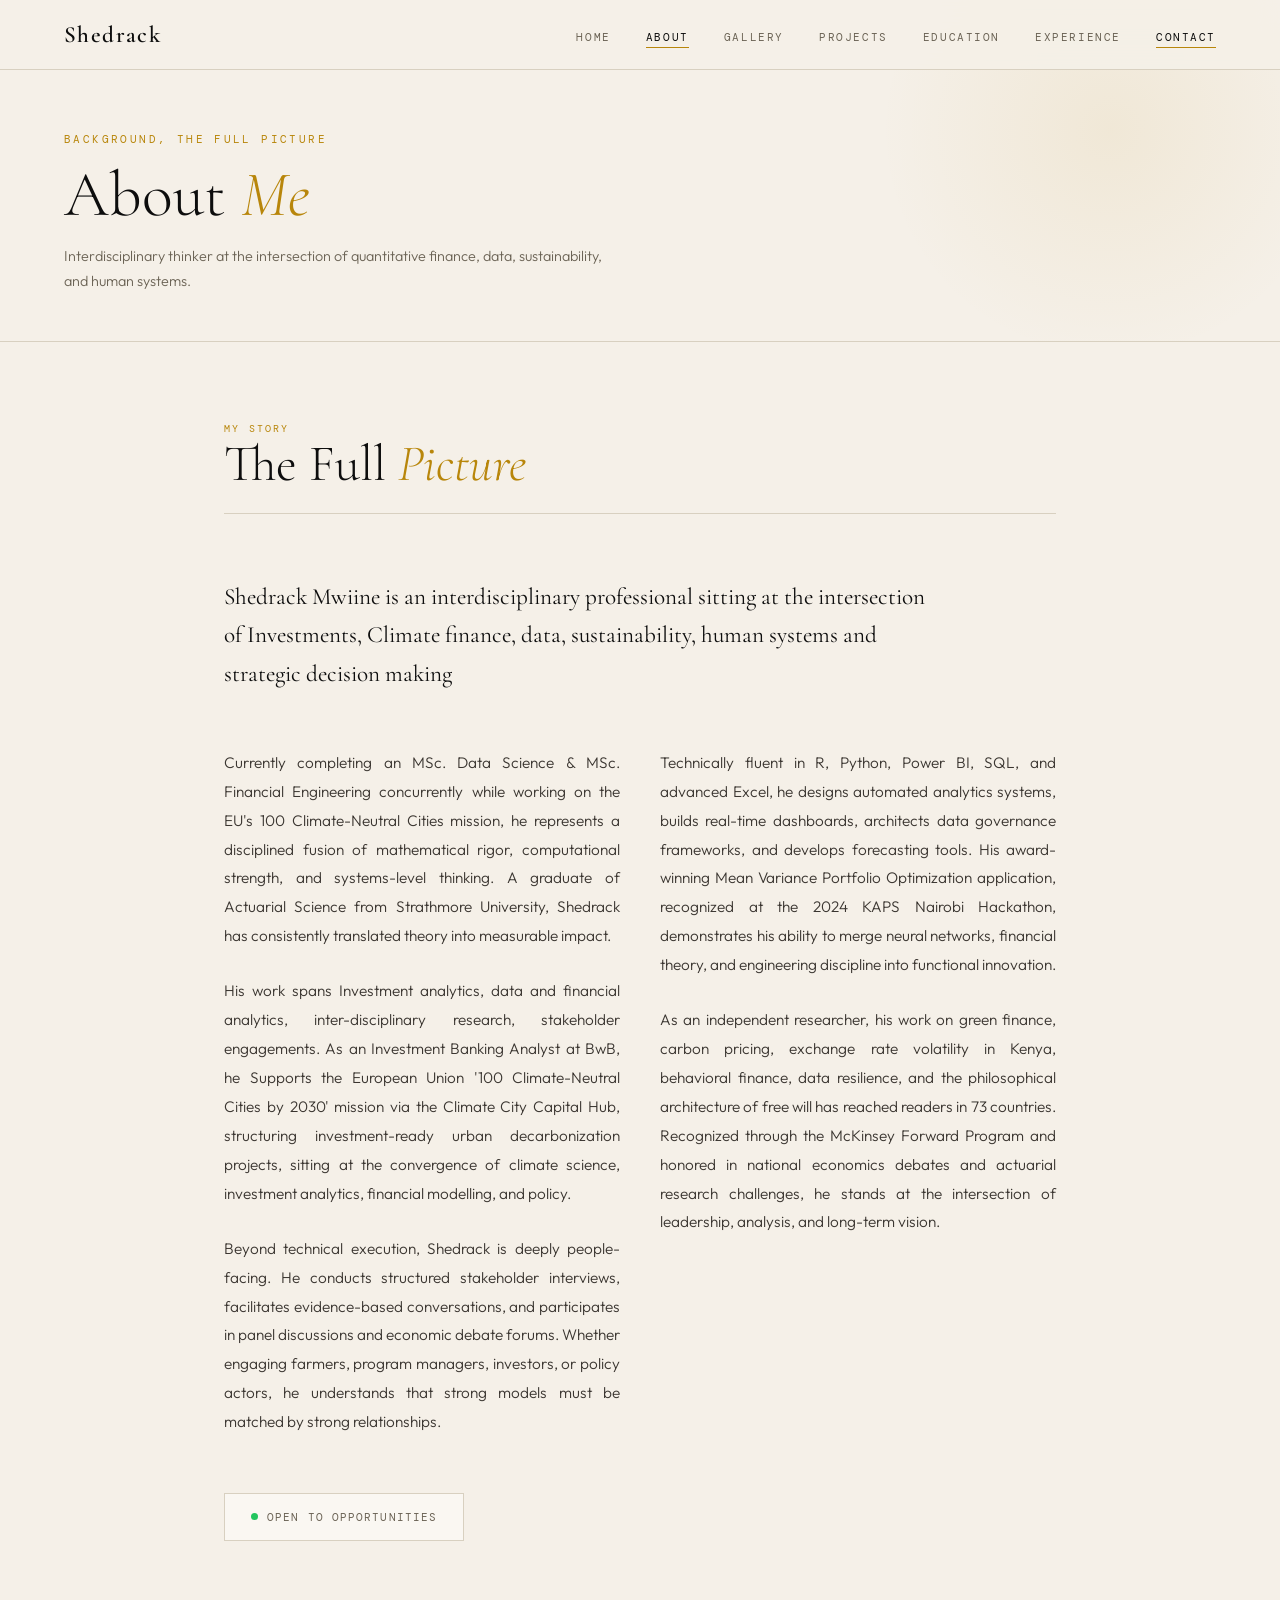
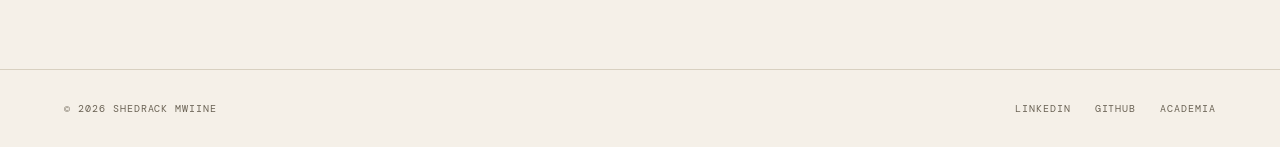
<file: about.html>
<!DOCTYPE html>
<html lang="en">
<head>
    <meta charset="UTF-8">
    <meta name="viewport" content="width=device-width, initial-scale=1.0">
    <title>About | Shedrack Mwiine</title>
    <link rel="preconnect" href="https://fonts.googleapis.com">
    <link rel="preconnect" href="https://fonts.gstatic.com" crossorigin>
    <link href="https://fonts.googleapis.com/css2?family=Cormorant+Garamond:ital,wght@0,300;0,400;0,600;1,300;1,400&family=DM+Mono:wght@300;400;500&family=Outfit:wght@300;400;500;600&display=swap" rel="stylesheet">
    <link rel="stylesheet" href="style.css">
    <style>

        /* ── ABOUT PAGE STYLES ── */
        .about-section {
            padding: 5rem var(--page-pad) 8rem;
            max-width: 960px;
            margin: 0 auto;
        }

        .about-header {
            display: flex;
            align-items: baseline;
            justify-content: space-between;
            gap: 2rem;
            padding-bottom: 1.2rem;
            border-bottom: 1px solid var(--border);
            margin-bottom: 4rem;
        }

        .about-label {
            font-family: var(--font-mono);
            font-size: 0.62rem;
            letter-spacing: 0.22em;
            text-transform: uppercase;
            color: var(--accent);
        }

        .about-title {
            font-family: var(--font-serif);
            font-size: clamp(2.2rem, 4vw, 3.2rem);
            font-weight: 300;
            line-height: 1.15;
            color: var(--ink);
        }

        .about-title em {
            font-style: italic;
            color: var(--accent);
        }

        .about-intro {
            font-family: var(--font-serif);
            font-size: 1.45rem;
            font-weight: 400;
            line-height: 1.65;
            color: var(--ink);
            max-width: 720px;
            margin-bottom: 3.5rem;
        }

        /* Justified & Neater Paragraphs */
        .about-body {
            font-size: 0.96rem;
            line-height: 1.88;
            color: #3a3530;
            text-align: justify;
            text-justify: inter-word;
            hyphens: auto;
        }

        .about-body p {
            margin-bottom: 1.65rem;
        }

        .about-body p:last-child {
            margin-bottom: 0;
        }

        .status-bar {
            display: inline-flex;
            align-items: center;
            gap: 0.6rem;
            font-family: var(--font-mono);
            font-size: 0.68rem;
            letter-spacing: 0.1em;
            text-transform: uppercase;
            color: var(--muted);
            padding: 1rem 1.6rem;
            border: 1px solid var(--border);
            background: var(--card-bg);
            margin-top: 3.5rem;
            width: fit-content;
        }

        .status-dot {
            width: 7px; height: 7px;
            border-radius: 50%;
            background: #22c55e;
            animation: pulse 2s infinite;
        }

        @keyframes pulse {
            0%, 100% { opacity: 1; transform: scale(1); }
            50% { opacity: 0.6; transform: scale(0.85); }
        }

        /* Responsive */
        @media (max-width: 860px) {
            .about-body {
                text-align: left;           /* Justification looks better left-aligned on mobile */
                column-count: 1;
            }
            .about-section {
                padding: 3.5rem var(--page-pad) 6rem;
            }
        }
    </style>
</head>
<body>

<!-- ── NAV ── -->
<header class="nav">
    <a href="index.html" class="nav-brand">Shedrack</a>
    <nav>
        <ul class="nav-links">
            <li><a href="index.html">Home</a></li>
            <li><a href="about.html">About</a></li>
            <li><a href="gallery.html">Gallery</a></li>
            <li><a href="projects.html">Projects</a></li>
            <li><a href="education.html">Education</a></li>
            <li><a href="experience.html">Experience</a></li>
            <li><a href="contact.html" class="active">Contact</a></li>
        </ul>
    </nav>
    <button class="nav-hamburger" aria-label="Toggle menu" aria-expanded="false">
        <span></span><span></span><span></span>
    </button>
</header>

<div class="nav-drawer">
    <ul>
        <li><a href="index.html">Home</a></li>
            <li><a href="about.html">About</a></li>
            <li><a href="gallery.html">Gallery</a></li>
            <li><a href="projects.html">Projects</a></li>
            <li><a href="education.html">Education</a></li>
            <li><a href="experience.html">Experience</a></li>
            <li><a href="contact.html" class="active">Contact</a></li>
    </ul>
</div>

<!-- ── PAGE HERO ── -->
<section class="page-hero reveal">
    <p class="page-hero-eyebrow">Background, The Full Picture</p>
    <h1 class="page-hero-title">About <em>Me</em></h1>
    <p class="page-hero-sub">Interdisciplinary thinker at the intersection of quantitative finance, data, sustainability, and human systems.</p>
</section>

<!-- ── ABOUT CONTENT ── -->
<section class="about-section">
    <div class="about-header">
        <div>
            <p class="about-label">MY STORY</p>
            <h2 class="about-title">The Full <em>Picture</em></h2>
        </div>
    </div>

    <p class="about-intro">
        Shedrack Mwiine is an interdisciplinary professional sitting at the intersection of Investments, Climate finance, data, sustainability, human systems and strategic decision making
    </p>

    <div class="about-body">
        <p>Currently completing an MSc. Data Science & MSc. Financial Engineering concurrently while working on the EU's 100 Climate-Neutral Cities mission, he represents a disciplined fusion of mathematical rigor, computational strength, and systems-level thinking. A graduate of Actuarial Science from Strathmore University, Shedrack has consistently translated theory into measurable impact.</p>

        <p>His work spans Investment analytics, data and financial analytics, inter-disciplinary research, stakeholder engagements. As an Investment Banking Analyst at BwB, he Supports the European Union '100 Climate-Neutral Cities by 2030' mission via the Climate City Capital Hub, structuring investment-ready urban decarbonization projects, sitting at the convergence of climate science, investment analytics, financial modelling, and policy.</p>

        <p>Beyond technical execution, Shedrack is deeply people-facing. He conducts structured stakeholder interviews, facilitates evidence-based conversations, and participates in panel discussions and economic debate forums. Whether engaging farmers, program managers, investors, or policy actors, he understands that strong models must be matched by strong relationships.</p>

        <p>Technically fluent in R, Python, Power BI, SQL, and advanced Excel, he designs automated analytics systems, builds real-time dashboards, architects data governance frameworks, and develops forecasting tools. His award-winning Mean Variance Portfolio Optimization application, recognized at the 2024 KAPS Nairobi Hackathon, demonstrates his ability to merge neural networks, financial theory, and engineering discipline into functional innovation.</p>

        <p>As an independent researcher, his work on green finance, carbon pricing, exchange rate volatility in Kenya, behavioral finance, data resilience, and the philosophical architecture of free will has reached readers in 73 countries. Recognized through the McKinsey Forward Program and honored in national economics debates and actuarial research challenges, he stands at the intersection of leadership, analysis, and long-term vision.</p>
    </div>

    <div class="status-bar">
        <span class="status-dot"></span>
        Open to opportunities
    </div>
</section>

<!-- ── FOOTER ── -->
<footer>
    <span class="footer-left">© 2026 Shedrack Mwiine</span>
    <div class="footer-right">
        <a href="https://www.linkedin.com/in/shedrack-mwiine-6a0851293" target="_blank">LinkedIn</a>
        <a href="https://github.com/MwiineShedrack" target="_blank">GitHub</a>
        <a href="https://independent.academia.edu/ShedrackMwiine" target="_blank">Academia</a>
    </div>
</footer>

<script src="script.js"></script>
</body>
</html>
</file>
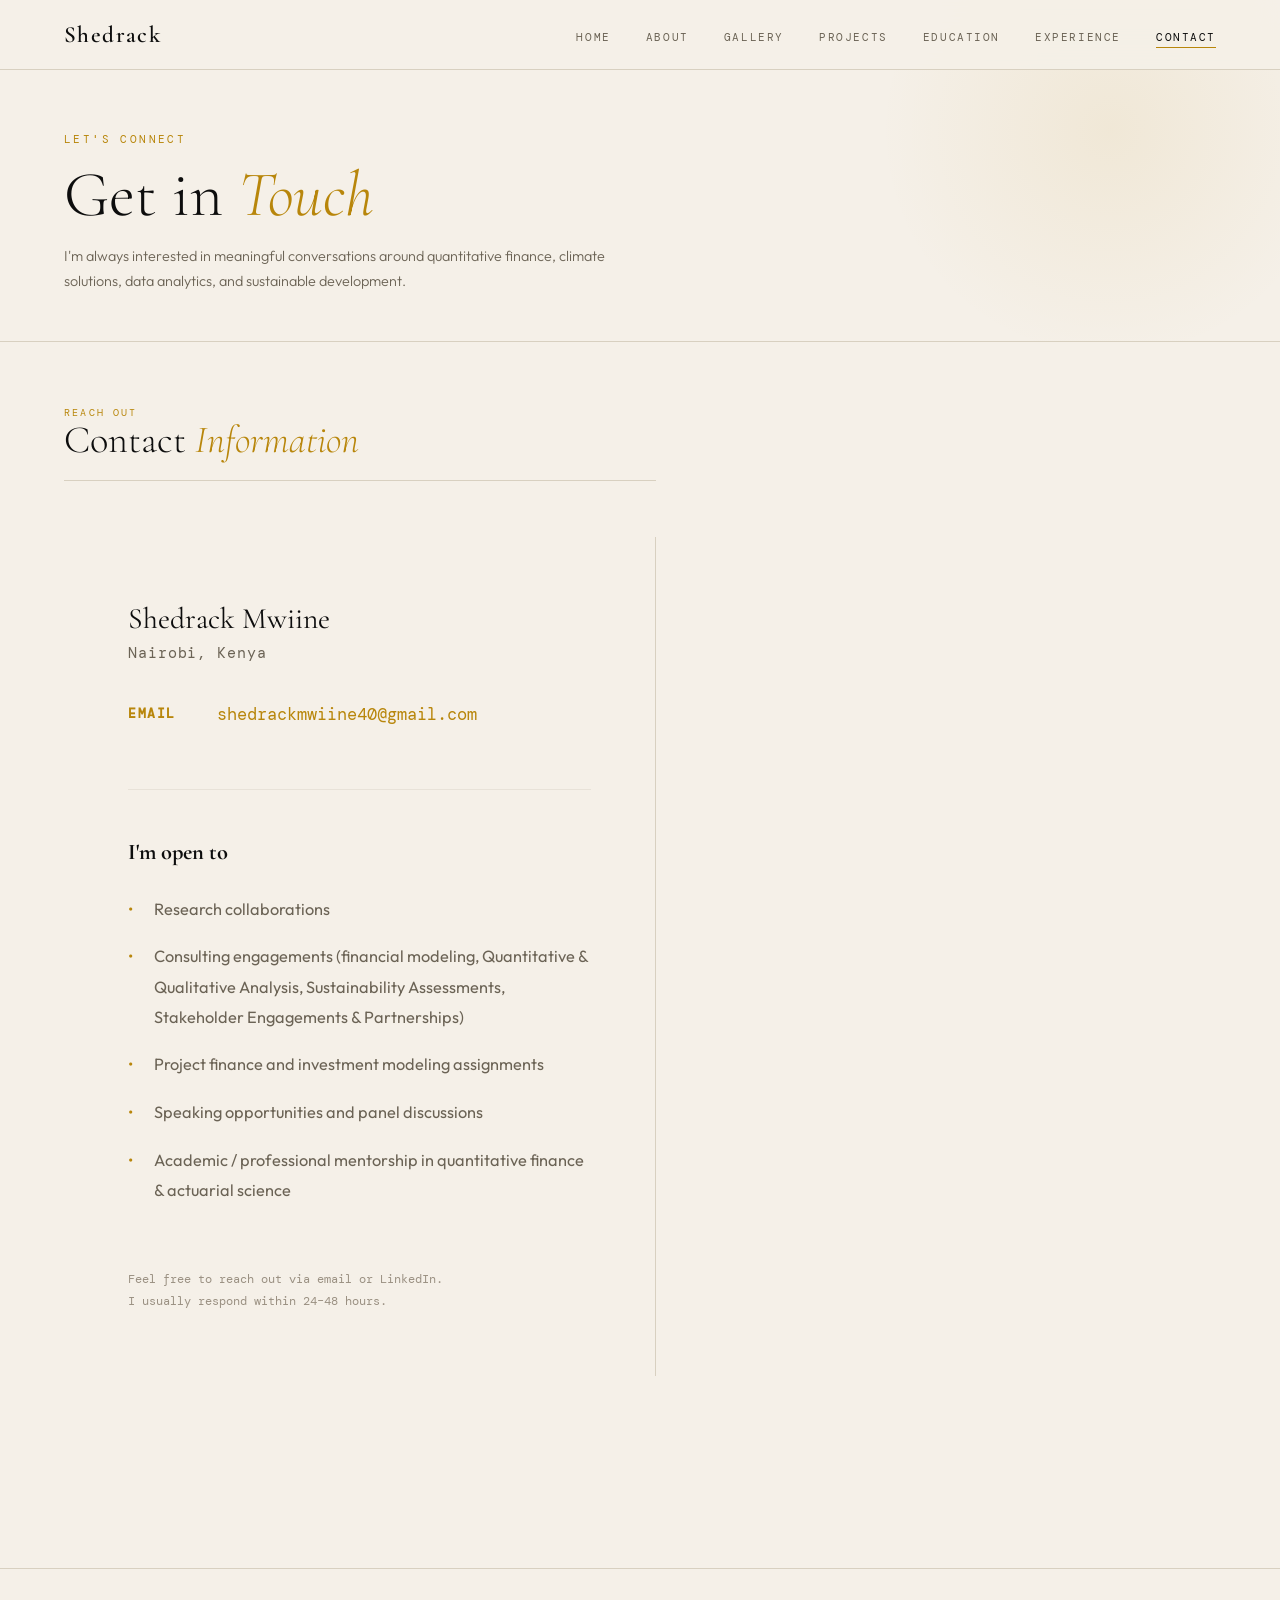
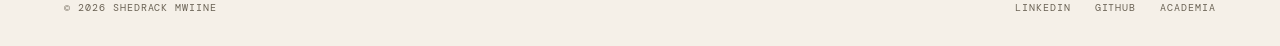
<file: contact.html>
<!DOCTYPE html>
<html lang="en">
<head>
    <meta charset="UTF-8">
    <meta name="viewport" content="width=device-width, initial-scale=1.0">
    <title>Contact | Shedrack Mwiine</title>
    <link rel="preconnect" href="https://fonts.googleapis.com">
    <link rel="preconnect" href="https://fonts.gstatic.com" crossorigin>
    <link href="https://fonts.googleapis.com/css2?family=Cormorant+Garamond:ital,wght@0,300;0,400;0,600;1,300;1,400&family=DM+Mono:wght@300;400;500&family=Outfit:wght@300;400;500;600&display=swap" rel="stylesheet">
    <link rel="stylesheet" href="style.css">
    <style>

        /* ── CONTACT PAGE STYLES ── */
        .contact-section {
            padding: 4rem var(--page-pad) 8rem;
            max-width: 720px;
        }

        .contact-header {
            display: flex;
            align-items: baseline;
            justify-content: space-between;
            gap: 2rem;
            padding-bottom: 1.2rem;
            border-bottom: 1px solid var(--border);
            margin-bottom: 3.5rem;
        }

        .contact-label {
            font-family: var(--font-mono);
            font-size: 0.62rem;
            letter-spacing: 0.22em;
            text-transform: uppercase;
            color: var(--accent);
        }

        .contact-title {
            font-family: var(--font-serif);
            font-size: clamp(1.8rem, 3vw, 2.4rem);
            font-weight: 300;
            color: var(--ink);
            line-height: 1.1;
        }

        .contact-title em {
            font-style: italic;
            color: var(--accent);
        }

        .contact-info {
            margin-bottom: 4rem;
        }

        .contact-name {
            font-family: var(--font-serif);
            font-size: 1.85rem;
            font-weight: 400;
            color: var(--ink);
            margin-bottom: 0.4rem;
        }

        .contact-location {
            font-family: var(--font-mono);
            font-size: 0.95rem;
            color: var(--muted);
            letter-spacing: 0.06em;
            margin-bottom: 2.5rem;
        }

        .contact-detail {
            display: flex;
            align-items: center;
            gap: 1.2rem;
            margin-bottom: 1.8rem;
            font-size: 1.05rem;
        }

        .contact-detail strong {
            font-family: var(--font-mono);
            font-size: 0.82rem;
            letter-spacing: 0.12em;
            text-transform: uppercase;
            color: var(--accent);
            min-width: 70px;
        }

        .contact-email {
            font-family: var(--font-mono);
            color: var(--accent);
            text-decoration: none;
            transition: color var(--transition);
        }

        .contact-email:hover {
            color: var(--ink);
        }

        .open-to {
            margin-top: 4rem;
            padding-top: 3rem;
            border-top: 1px solid var(--border-light);
        }

        .open-to h3 {
            font-family: var(--font-serif);
            font-size: 1.4rem;
            color: var(--ink);
            margin-bottom: 1.8rem;
        }

        .open-to ul {
            list-style: none;
            padding: 0;
            font-family: var(--font-sans);
            font-size: 1.02rem;
            line-height: 1.85;
            color: var(--muted);
        }

        .open-to li {
            margin-bottom: 1.1rem;
            position: relative;
            padding-left: 1.6rem;
        }

        .open-to li:before {
            content: "•";
            position: absolute;
            left: 0;
            color: var(--accent);
        }

        .response-note {
            margin-top: 4rem;
            font-family: var(--font-mono);
            font-size: 0.78rem;
            color: var(--muted-light);
            line-height: 1.7;
            max-width: 520px;
        }

        /* Responsive */
        @media (max-width: 580px) {
            .contact-section {
                padding: 3rem var(--page-pad) 6rem;
            }
            .contact-name {
                font-size: 1.65rem;
            }
        }
    </style>
</head>
<body>

<!-- ── NAV ── -->
<header class="nav">
    <a href="index.html" class="nav-brand">Shedrack</a>
    <nav>
        <ul class="nav-links">
            <li><a href="index.html">Home</a></li>
            <li><a href="about.html">About</a></li>
            <li><a href="gallery.html">Gallery</a></li>
            <li><a href="projects.html">Projects</a></li>
            <li><a href="education.html">Education</a></li>
            <li><a href="experience.html">Experience</a></li>
            <li><a href="contact.html" class="active">Contact</a></li>
        </ul>
    </nav>
    <button class="nav-hamburger" aria-label="Toggle menu" aria-expanded="false">
        <span></span><span></span><span></span>
    </button>
</header>

<div class="nav-drawer">
    <ul>
        <li><a href="index.html">Home</a></li>
            <li><a href="about.html">About</a></li>
            <li><a href="gallery.html">Gallery</a></li>
            <li><a href="projects.html">Projects</a></li>
            <li><a href="education.html">Education</a></li>
            <li><a href="experience.html">Experience</a></li>
            <li><a href="contact.html" class="active">Contact</a></li>
    </ul>
</div>

<!-- ── PAGE HERO ── -->
<section class="page-hero reveal">
    <p class="page-hero-eyebrow">Let's Connect</p>
    <h1 class="page-hero-title">Get in <em>Touch</em></h1>
    <p class="page-hero-sub">I'm always interested in meaningful conversations around quantitative finance, climate solutions, data analytics, and sustainable development.</p>
</section>

<!-- ── CONTACT CONTENT ── -->
<section class="contact-section">
    <div class="contact-header">
        <div>
            <p class="contact-label">REACH OUT</p>
            <h2 class="contact-title">Contact <em>Information</em></h2>
        </div>
    </div>

    <div class="contact-info">
        <h3 class="contact-name">Shedrack Mwiine</h3>
        <p class="contact-location">Nairobi, Kenya</p>

        <div class="contact-detail">
            <strong>Email</strong>
            <a href="mailto:shedrackmwiine40@gmail.com" class="contact-email">shedrackmwiine40@gmail.com</a>
        </div>

    <div class="open-to">
        <h3>I'm open to</h3>
        <ul>
            <li>Research collaborations</li>
            <li>Consulting engagements (financial modeling, Quantitative & Qualitative Analysis, Sustainability Assessments, Stakeholder Engagements & Partnerships)</li>
            <li>Project finance and investment modeling assignments</li>
            <li>Speaking opportunities and panel discussions</li>
            <li>Academic / professional mentorship in quantitative finance & actuarial science</li>
        </ul>
    </div>

    <p class="response-note">
        Feel free to reach out via email or LinkedIn.<br>
        I usually respond within 24–48 hours.
    </p>
</section>

<!-- ── FOOTER ── -->
<footer>
    <span class="footer-left">© 2026 Shedrack Mwiine</span>
    <div class="footer-right">
        <a href="https://www.linkedin.com/in/shedrack-mwiine-6a0851293" target="_blank">LinkedIn</a>
        <a href="https://github.com/MwiineShedrack" target="_blank">GitHub</a>
        <a href="https://independent.academia.edu/ShedrackMwiine" target="_blank">Academia</a>
    </div>
</footer>

<script src="script.js"></script>
</body>
</html>
</file>
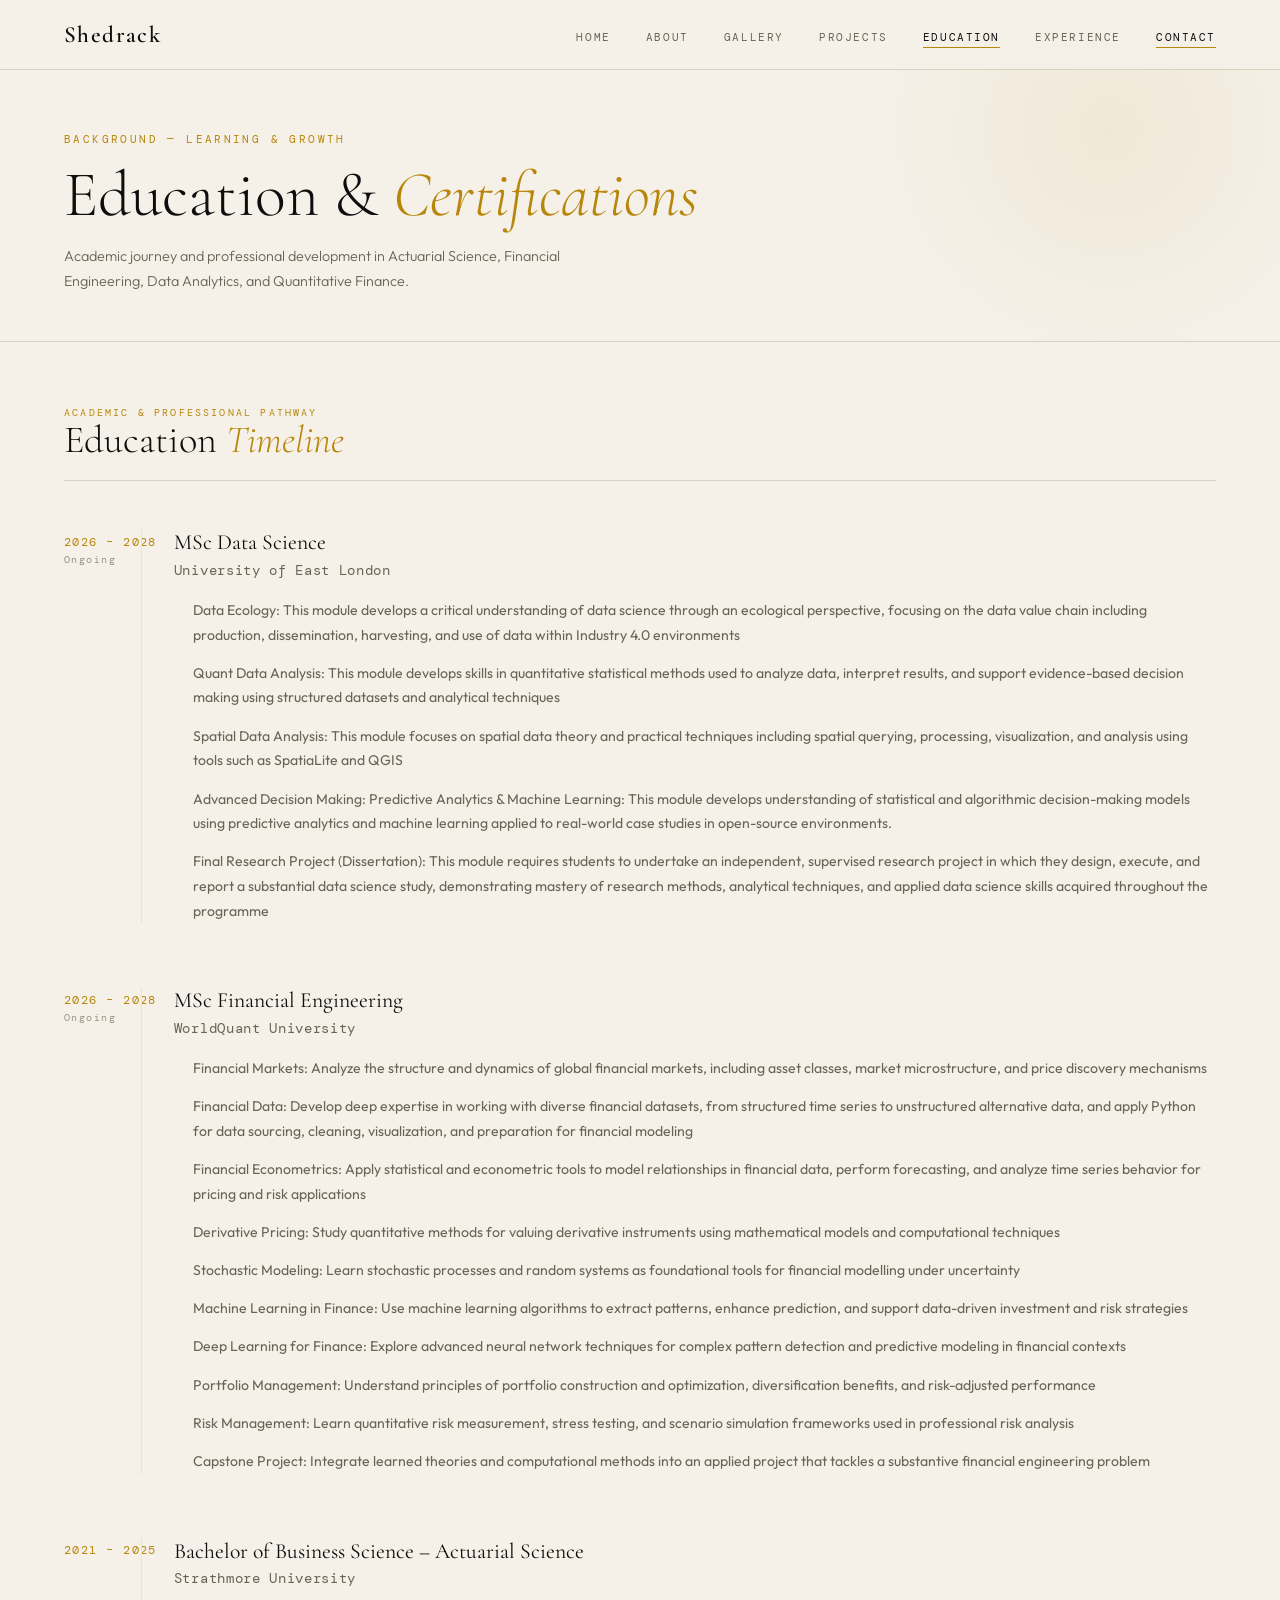
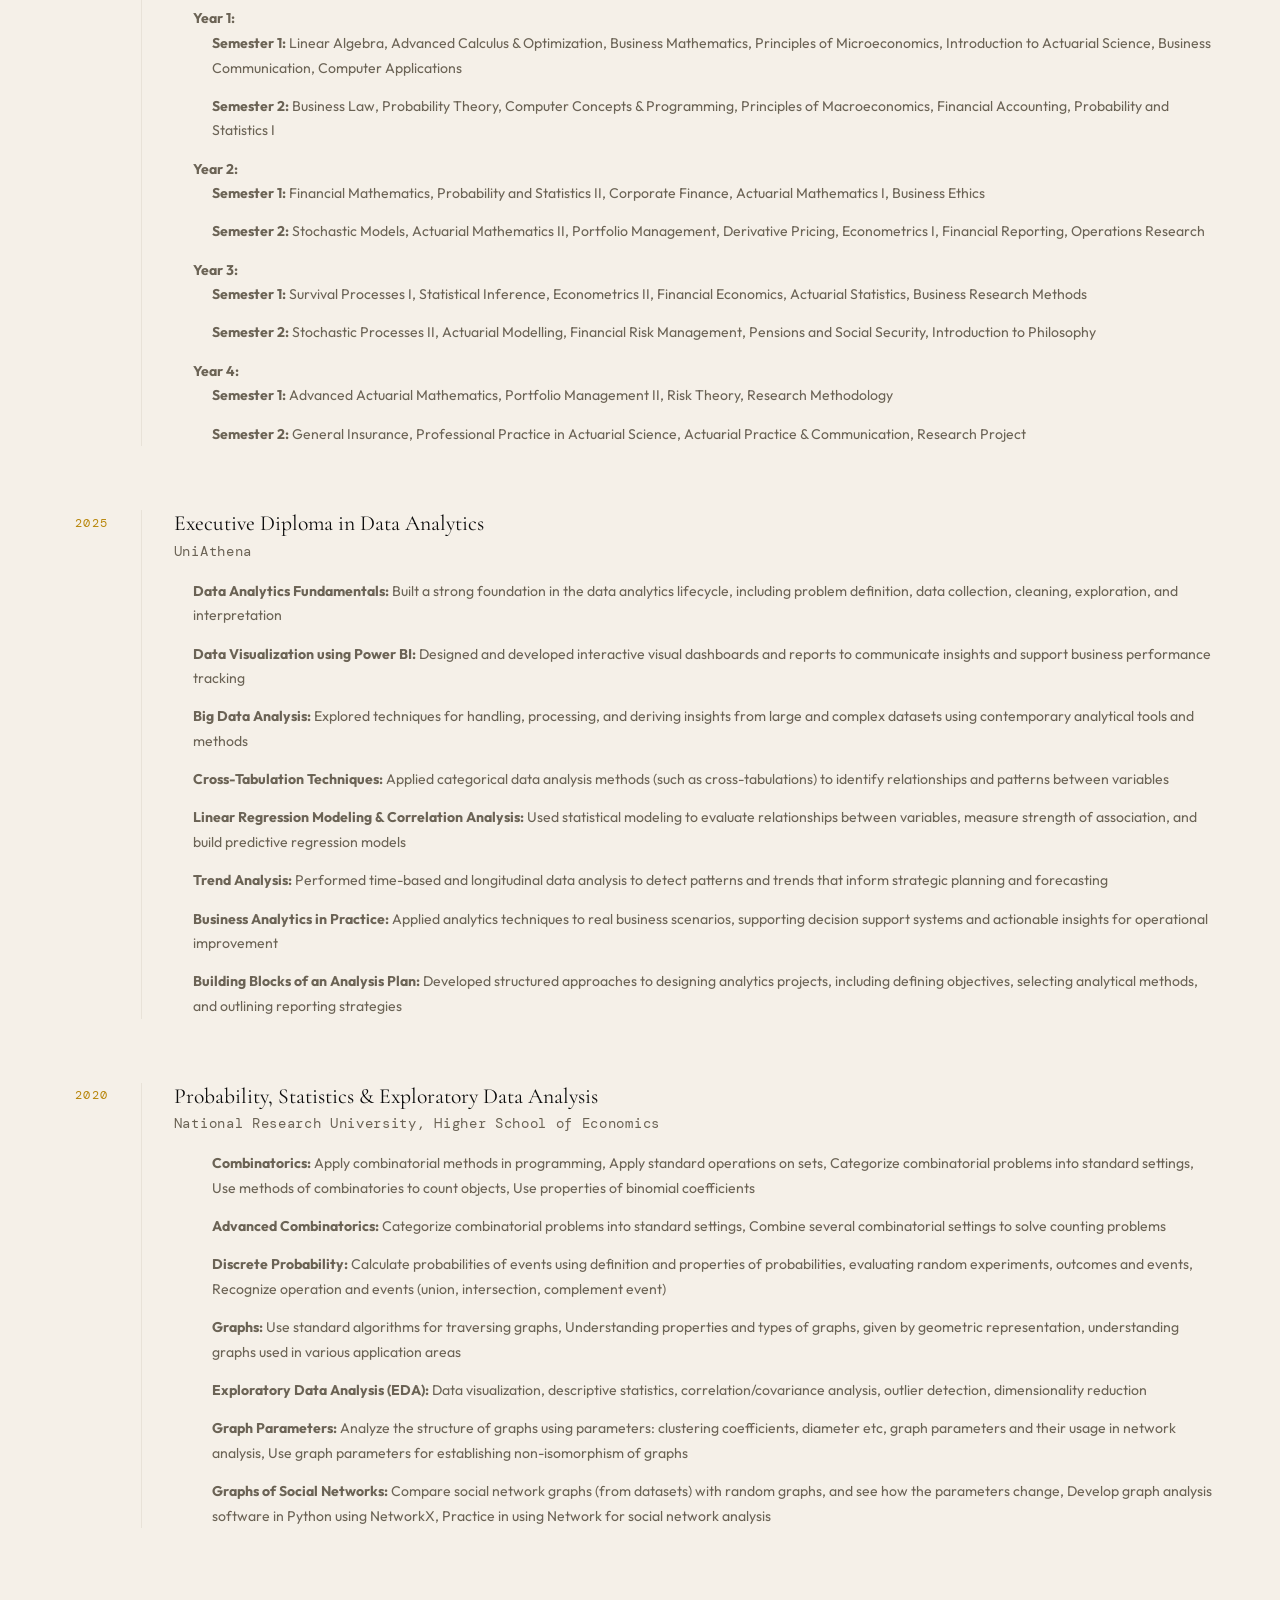
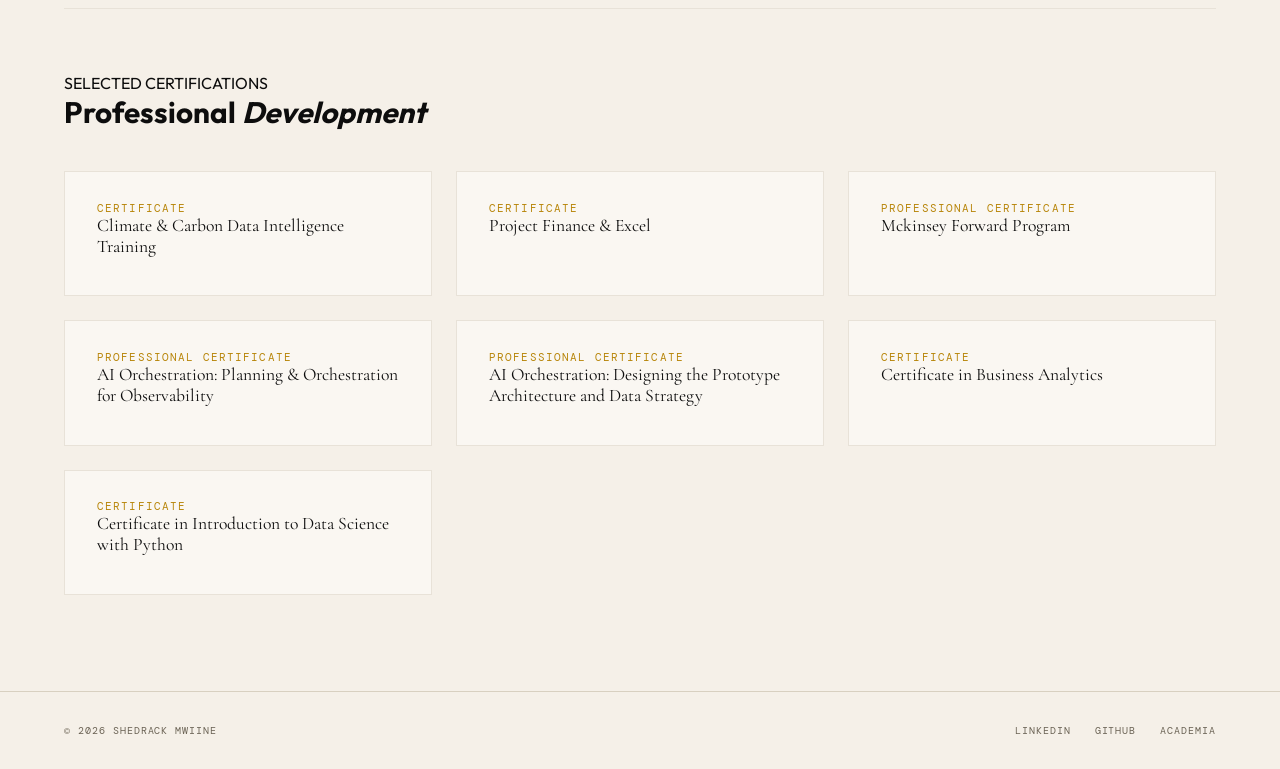
<file: education.html>
<!DOCTYPE html>
<html lang="en">
<head>
    <meta charset="UTF-8">
    <meta name="viewport" content="width=device-width, initial-scale=1.0">
    <title>Education | Shedrack Mwiine</title>
    <link rel="preconnect" href="https://fonts.googleapis.com">
    <link rel="preconnect" href="https://fonts.gstatic.com" crossorigin>
    <link href="https://fonts.googleapis.com/css2?family=Cormorant+Garamond:ital,wght@0,300;0,400;0,600;1,300;1,400&family=DM+Mono:wght@300;400;500&family=Outfit:wght@300;400;500;600&display=swap" rel="stylesheet">
    <link rel="stylesheet" href="style.css">
    <style>

        /* ── EDUCATION PAGE STYLES ── */
        .education-section {
            padding: 4rem var(--page-pad) 6rem;
        }

        .education-header {
            display: flex;
            align-items: baseline;
            justify-content: space-between;
            gap: 2rem;
            padding-bottom: 1.2rem;
            border-bottom: 1px solid var(--border);
            margin-bottom: 3rem;
        }

        .education-label {
            font-family: var(--font-mono);
            font-size: 0.62rem;
            letter-spacing: 0.22em;
            text-transform: uppercase;
            color: var(--accent);
        }

        .education-title {
            font-family: var(--font-serif);
            font-size: clamp(1.8rem, 3vw, 2.4rem);
            font-weight: 300;
            color: var(--ink);
            line-height: 1.1;
        }

        .education-title em {
            font-style: italic;
            color: var(--accent);
        }

        /* ── EDUCATION TIMELINE ── */
        .education-timeline {
            display: flex;
            flex-direction: column;
            gap: 4rem;
        }

        .education-item {
            display: grid;
            grid-template-columns: 2.8rem 1fr;
            gap: 2rem;
            align-items: start;
        }

        .education-year {
            font-family: var(--font-mono);
            font-size: 0.75rem;
            letter-spacing: 0.12em;
            color: var(--accent);
            padding-top: 0.3rem;
            text-align: right;
            line-height: 1.4;
            white-space: nowrap;
        }

        .education-content {
            border-left: 1px solid var(--border-light);
            padding-left: 2rem;
        }

        .education-degree {
            font-family: var(--font-serif);
            font-size: 1.35rem;
            font-weight: 400;
            color: var(--ink);
            margin-bottom: 0.4rem;
        }

        .education-institution {
            font-family: var(--font-mono);
            font-size: 0.85rem;
            color: var(--muted);
            letter-spacing: 0.05em;
            margin-bottom: 1.2rem;
        }

        .education-bullets {
            font-family: var(--font-sans);
            font-size: 0.88rem;
            line-height: 1.75;
            color: var(--muted);
        }

        .education-bullets ul {
            padding-left: 1.2rem;
            margin: 0;
        }

        .education-bullets li {
            margin-bottom: 0.85rem;
        }

        .education-bullets li:last-child {
            margin-bottom: 0;
        }

        /* Certifications Section */
        .certifications-section {
            margin-top: 5rem;
            padding-top: 4rem;
            border-top: 1px solid var(--border-light);
        }

        .certifications-grid {
            display: grid;
            grid-template-columns: repeat(auto-fit, minmax(320px, 1fr));
            gap: 1.5rem;
        }

        .cert-card {
            background: var(--card-bg);
            padding: 1.8rem 2rem;
            border: 1px solid var(--border-light);
            transition: all var(--transition);
        }

        .cert-card:hover {
            border-color: var(--accent);
            transform: translateY(-2px);
        }

        .cert-title {
            font-family: var(--font-serif);
            font-size: 1.1rem;
            color: var(--ink);
            margin-bottom: 0.6rem;
        }

        .cert-provider {
            font-family: var(--font-mono);
            font-size: 0.7rem;
            letter-spacing: 0.1em;
            color: var(--accent);
            text-transform: uppercase;
        }

        /* Responsive */
        @media (max-width: 860px) {
            .education-item {
                grid-template-columns: 1fr;
                gap: 1rem;
            }
            .education-year {
                text-align: left;
                padding-top: 0;
            }
            .education-content {
                padding-left: 0;
                border-left: none;
            }
        }

        @media (max-width: 580px) {
            .education-section {
                padding: 3rem var(--page-pad) 4rem;
            }
            .education-header {
                flex-direction: column;
                gap: 0.6rem;
            }
        }
    </style>
</head>
<body>

<!-- ── NAV ── -->
<header class="nav">
    <a href="index.html" class="nav-brand">Shedrack</a>
    <nav>
        <ul class="nav-links">
            <li><a href="index.html">Home</a></li>
            <li><a href="about.html">About</a></li>
            <li><a href="gallery.html">Gallery</a></li>
            <li><a href="projects.html">Projects</a></li>
            <li><a href="education.html">Education</a></li>
            <li><a href="experience.html">Experience</a></li>
            <li><a href="contact.html" class="active">Contact</a></li>
        </ul>
    </nav>
    <button class="nav-hamburger" aria-label="Toggle menu" aria-expanded="false">
        <span></span><span></span><span></span>
    </button>
</header>

<div class="nav-drawer">
    <ul>
        <li><a href="index.html">Home</a></li>
            <li><a href="about.html">About</a></li>
            <li><a href="gallery.html">Gallery</a></li>
            <li><a href="projects.html">Projects</a></li>
            <li><a href="education.html">Education</a></li>
            <li><a href="experience.html">Experience</a></li>
            <li><a href="contact.html" class="active">Contact</a></li>
    </ul>
</div>

<!-- ── PAGE HERO ── -->
<section class="page-hero reveal">
    <p class="page-hero-eyebrow">Background — Learning & Growth</p>
    <h1 class="page-hero-title">Education &amp; <em>Certifications</em></h1>
    <p class="page-hero-sub">Academic journey and professional development in Actuarial Science, Financial Engineering, Data Analytics, and Quantitative Finance.</p>
</section>

<!-- ── EDUCATION CONTENT ── -->
<section class="education-section">
    <div class="education-header">
        <div>
            <p class="education-label">ACADEMIC & PROFESSIONAL PATHWAY</p>
            <h2 class="education-title">Education <em>Timeline</em></h2>
        </div>
    </div>

    <div class="education-timeline">
        
        <!-- MSc Data Science -->
        <div class="education-item reveal">
            <div class="education-year">2026 – 2028<br><span style="font-size:0.65rem; color:var(--muted-light);">Ongoing</span></div>
            <div class="education-content">
                <h3 class="education-degree">MSc Data Science</h3>
                <p class="education-institution">University of East London</p>
                <div class="education-bullets">
                    <ul>
                        <li>Data Ecology: This module develops a critical understanding of data science through an ecological perspective, focusing on the data value chain including production, dissemination, harvesting, and use of data within Industry 4.0 environments</li>
<li>Quant Data Analysis: This module develops skills in quantitative statistical methods used to analyze data, interpret results, and support evidence-based decision making using structured datasets and analytical techniques</li>
<li>Spatial Data Analysis: This module focuses on spatial data theory and practical techniques including spatial querying, processing, visualization, and analysis using tools such as SpatiaLite and QGIS</li>
<li>Advanced Decision Making: Predictive Analytics & Machine Learning: This module develops understanding of statistical and algorithmic decision-making models using predictive analytics and machine learning applied to real-world case studies in open-source environments.</li>
<li>Final Research Project (Dissertation): This module requires students to undertake an independent, supervised research project in which they design, execute, and report a substantial data science study, demonstrating mastery of research methods, analytical techniques, and applied data science skills acquired throughout the programme</li>
                   </ul>
                </div>
            </div>
        </div>
        <!-- MSc Financial Engineering -->
        <div class="education-item reveal">
            <div class="education-year">2026 – 2028<br><span style="font-size:0.65rem; color:var(--muted-light);">Ongoing</span></div>
            <div class="education-content">
                <h3 class="education-degree">MSc Financial Engineering</h3>
                <p class="education-institution">WorldQuant University</p>
                <div class="education-bullets">
                    <ul>
                        <li>Financial Markets: Analyze the structure and dynamics of global financial markets, including asset classes, market microstructure, and price discovery mechanisms</li>
<li>Financial Data: Develop deep expertise in working with diverse financial datasets, from structured time series to unstructured alternative data, and apply Python for data sourcing, cleaning, visualization, and preparation for financial modeling</li>
<li>Financial Econometrics: Apply statistical and econometric tools to model relationships in financial data, perform forecasting, and analyze time series behavior for pricing and risk applications</li>
<li>Derivative Pricing: Study quantitative methods for valuing derivative instruments using mathematical models and computational techniques</li>
<li>Stochastic Modeling: Learn stochastic processes and random systems as foundational tools for financial modelling under uncertainty</li>
<li>Machine Learning in Finance: Use machine learning algorithms to extract patterns, enhance prediction, and support data-driven investment and risk strategies</li>
<li>Deep Learning for Finance: Explore advanced neural network techniques for complex pattern detection and predictive modeling in financial contexts</li>
<li>Portfolio Management: Understand principles of portfolio construction and optimization, diversification benefits, and risk-adjusted performance</li>
<li>Risk Management: Learn quantitative risk measurement, stress testing, and scenario simulation frameworks used in professional risk analysis</li>
<li>Capstone Project: Integrate learned theories and computational methods into an applied project that tackles a substantive financial engineering problem</li>                    </ul>
                </div>
            </div>
        </div>

        <!-- BSc Actuarial Science -->
        <div class="education-item reveal reveal-delay-1">
            <div class="education-year">2021 – 2025</div>
            <div class="education-content">
                <h3 class="education-degree">Bachelor of Business Science – Actuarial Science</h3>
                <p class="education-institution">Strathmore University</p>
                <div class="education-bullets">
                    <ul>
                        <li><strong>Year 1:</strong>
  <ul>
    <li><strong>Semester 1:</strong> Linear Algebra, Advanced Calculus & Optimization, Business Mathematics, Principles of Microeconomics, Introduction to Actuarial Science, Business Communication, Computer Applications</li>
    <li><strong>Semester 2:</strong> Business Law, Probability Theory, Computer Concepts & Programming, Principles of Macroeconomics, Financial Accounting, Probability and Statistics I</li>
  </ul>
</li>

<li><strong>Year 2:</strong>
  <ul>
    <li><strong>Semester 1:</strong> Financial Mathematics, Probability and Statistics II, Corporate Finance, Actuarial Mathematics I, Business Ethics</li>
    <li><strong>Semester 2:</strong> Stochastic Models, Actuarial Mathematics II, Portfolio Management, Derivative Pricing, Econometrics I, Financial Reporting, Operations Research</li>
  </ul>
</li>

<li><strong>Year 3:</strong>
  <ul>
    <li><strong>Semester 1:</strong> Survival Processes I, Statistical Inference, Econometrics II, Financial Economics, Actuarial Statistics, Business Research Methods</li>
    <li><strong>Semester 2:</strong> Stochastic Processes II, Actuarial Modelling, Financial Risk Management, Pensions and Social Security, Introduction to Philosophy</li>
  </ul>
</li>

<li><strong>Year 4:</strong>
  <ul>
    <li><strong>Semester 1:</strong> Advanced Actuarial Mathematics, Portfolio Management II, Risk Theory, Research Methodology</li>
    <li><strong>Semester 2:</strong> General Insurance, Professional Practice in Actuarial Science, Actuarial Practice & Communication, Research Project</li>
  </ul>
</li>
                    </ul>
                </div>
            </div>
        </div>

        <!-- Diploma in Data Analytics -->
        <div class="education-item reveal reveal-delay-2">
            <div class="education-year">2025</div>
            <div class="education-content">
                <h3 class="education-degree">Executive Diploma in Data Analytics</h3>
                <p class="education-institution">UniAthena</p>
                <div class="education-bullets">
                    <ul>
                        <li><strong>Data Analytics Fundamentals:</strong> Built a strong foundation in the data analytics lifecycle, including problem definition, data collection, cleaning, exploration, and interpretation</li>
    
    <li><strong>Data Visualization using Power BI:</strong> Designed and developed interactive visual dashboards and reports to communicate insights and support business performance tracking</li>
    
    <li><strong>Big Data Analysis:</strong> Explored techniques for handling, processing, and deriving insights from large and complex datasets using contemporary analytical tools and methods</li>
    
    <li><strong>Cross-Tabulation Techniques:</strong> Applied categorical data analysis methods (such as cross-tabulations) to identify relationships and patterns between variables</li>
    
    <li><strong>Linear Regression Modeling & Correlation Analysis:</strong> Used statistical modeling to evaluate relationships between variables, measure strength of association, and build predictive regression models</li>
    
    <li><strong>Trend Analysis:</strong> Performed time-based and longitudinal data analysis to detect patterns and trends that inform strategic planning and forecasting</li>
    
    <li><strong>Business Analytics in Practice:</strong> Applied analytics techniques to real business scenarios, supporting decision support systems and actionable insights for operational improvement</li>
    
    <li><strong>Building Blocks of an Analysis Plan:</strong> Developed structured approaches to designing analytics projects, including defining objectives, selecting analytical methods, and outlining reporting strategies</li>
                    </ul>
                </div>
            </div>
        </div>

        <!-- HSE Course -->
        <div class="education-item reveal reveal-delay-3">
            <div class="education-year">2020</div>
            <div class="education-content">
                <h3 class="education-degree">Probability, Statistics & Exploratory Data Analysis</h3>
                <p class="education-institution">National Research University, Higher School of Economics</p>
                <div class="education-bullets">
                    <ul>
                        <li>
  <ul>
    <li><strong>Combinatorics:</strong> Apply combinatorial methods in programming, Apply standard operations on sets, Categorize combinatorial problems into standard settings, Use methods of combinatories to count objects, Use properties of binomial coefficients</li>
    
    <li><strong>Advanced Combinatorics:</strong> Categorize combinatorial problems into standard settings, Combine several combinatorial settings to solve counting problems</li>
    
    <li><strong>Discrete Probability:</strong> Calculate probabilities of events using definition and properties of probabilities, evaluating random experiments, outcomes and events, Recognize operation and events (union, intersection, complement event)</li>
    
    <li><strong>Graphs:</strong> Use standard algorithms for traversing graphs, Understanding properties and types of graphs, given by geometric representation, understanding graphs used in various application areas</li>
    
    <li><strong>Exploratory Data Analysis (EDA):</strong> Data visualization, descriptive statistics, correlation/covariance analysis, outlier detection, dimensionality reduction</li>
    
    <li><strong>Graph Parameters:</strong> Analyze the structure of graphs using parameters: clustering coefficients, diameter etc, graph parameters and their usage in network analysis, Use graph parameters for establishing non-isomorphism of graphs</li>
    
    <li><strong>Graphs of Social Networks:</strong> Compare social network graphs (from datasets) with random graphs, and see how the parameters change, Develop graph analysis software in Python using NetworkX, Practice in using Network for social network analysis</li>
  </ul>
</li>
                    </ul>
                </div>
            </div>
        </div>

    </div>

    <!-- Certifications -->
<div class="certifications-section">
    <div class="projects-section-header" style="margin-bottom: 2.5rem;">
        <div>
            <p class="projects-section-label">SELECTED CERTIFICATIONS</p>
            <h2 class="projects-section-title" style="font-size: 1.85rem;">Professional <em>Development</em></h2>
        </div>
    </div>

    <div class="certifications-grid">
        <div class="cert-card reveal">
            <p class="cert-provider">Certificate</p>
            <h3 class="cert-title">
                <a href="https://credsverse.com/credentials/00d5c6f8-70a3-4b0d-ae62-3f745070b1a0" target="_blank">
                    Climate & Carbon Data Intelligence Training
                </a>
            </h3>
        </div>

        <div class="cert-card reveal reveal-delay-1">
            <p class="cert-provider">Certificate</p>
            <h3 class="cert-title">
                <a href="https://udemy-certificate.s3.amazonaws.com/pdf/UC-a38ac63e-a9a8-4418-be43-b6d641c5b664.pdf" target="_blank">
                    Project Finance & Excel
                </a>
            </h3>
        </div>

        <div class="cert-card reveal reveal-delay-2">
            <p class="cert-provider">Professional Certificate</p>
            <h3 class="cert-title">
                <a href="https://www.credly.com/badges/908f949f-9a5f-45c0-baaa-14d2e786e05a/linked_in_profile" target="_blank">
                    Mckinsey Forward Program
                </a>
            </h3>
        </div>

        <div class="cert-card reveal">
            <p class="cert-provider">Professional Certificate</p>
            <h3 class="cert-title">
                <a href="https://www.linkedin.com/learning/certificates/c0d3273b394640e9c2a1631f375019319d8f10b6165e114cfe39ea31a2e8c70d?lipi=urn%3Ali%3Apage%3Ad_flagship3_profile_view_base_certifications_details%3Bn%2Ff66irnRB6xqNrNXCfMyA%3D%3D" target="_blank">
                    AI Orchestration: Planning & Orchestration for Observability
                </a>
            </h3>
        </div>

        <div class="cert-card reveal reveal-delay-1">
            <p class="cert-provider">Professional Certificate</p>
            <h3 class="cert-title">
                <a href="https://www.linkedin.com/learning/certificates/1837a129b9423ff7c6cec7e5af97560d12d0da4455fdec9ffdf7427116df0b30?lipi=urn%3Ali%3Apage%3Ad_flagship3_profile_view_base_certifications_details%3Bn%2Ff66irnRB6xqNrNXCfMyA%3D%3D" target="_blank">
                    AI Orchestration: Designing the Prototype Architecture and Data Strategy
                </a>
            </h3>
        </div>

        <div class="cert-card reveal reveal-delay-2">
            <p class="cert-provider">Certificate</p>
            <h3 class="cert-title">Certificate in Business Analytics</h3>
        </div>

        <div class="cert-card reveal">
            <p class="cert-provider">Certificate</p>
            <h3 class="cert-title">Certificate in Introduction to Data Science with Python</h3>
        </div>
    </div>
</div>
</section>

<!-- ── FOOTER ── -->
<footer>
    <span class="footer-left">© 2026 Shedrack Mwiine</span>
    <div class="footer-right">
        <a href="https://www.linkedin.com/in/shedrack-mwiine-6a0851293" target="_blank">LinkedIn</a>
        <a href="https://github.com/MwiineShedrack" target="_blank">GitHub</a>
        <a href="https://independent.academia.edu/ShedrackMwiine" target="_blank">Academia</a>
    </div>
</footer>

<script src="script.js"></script>
</body>
</html>
</file>
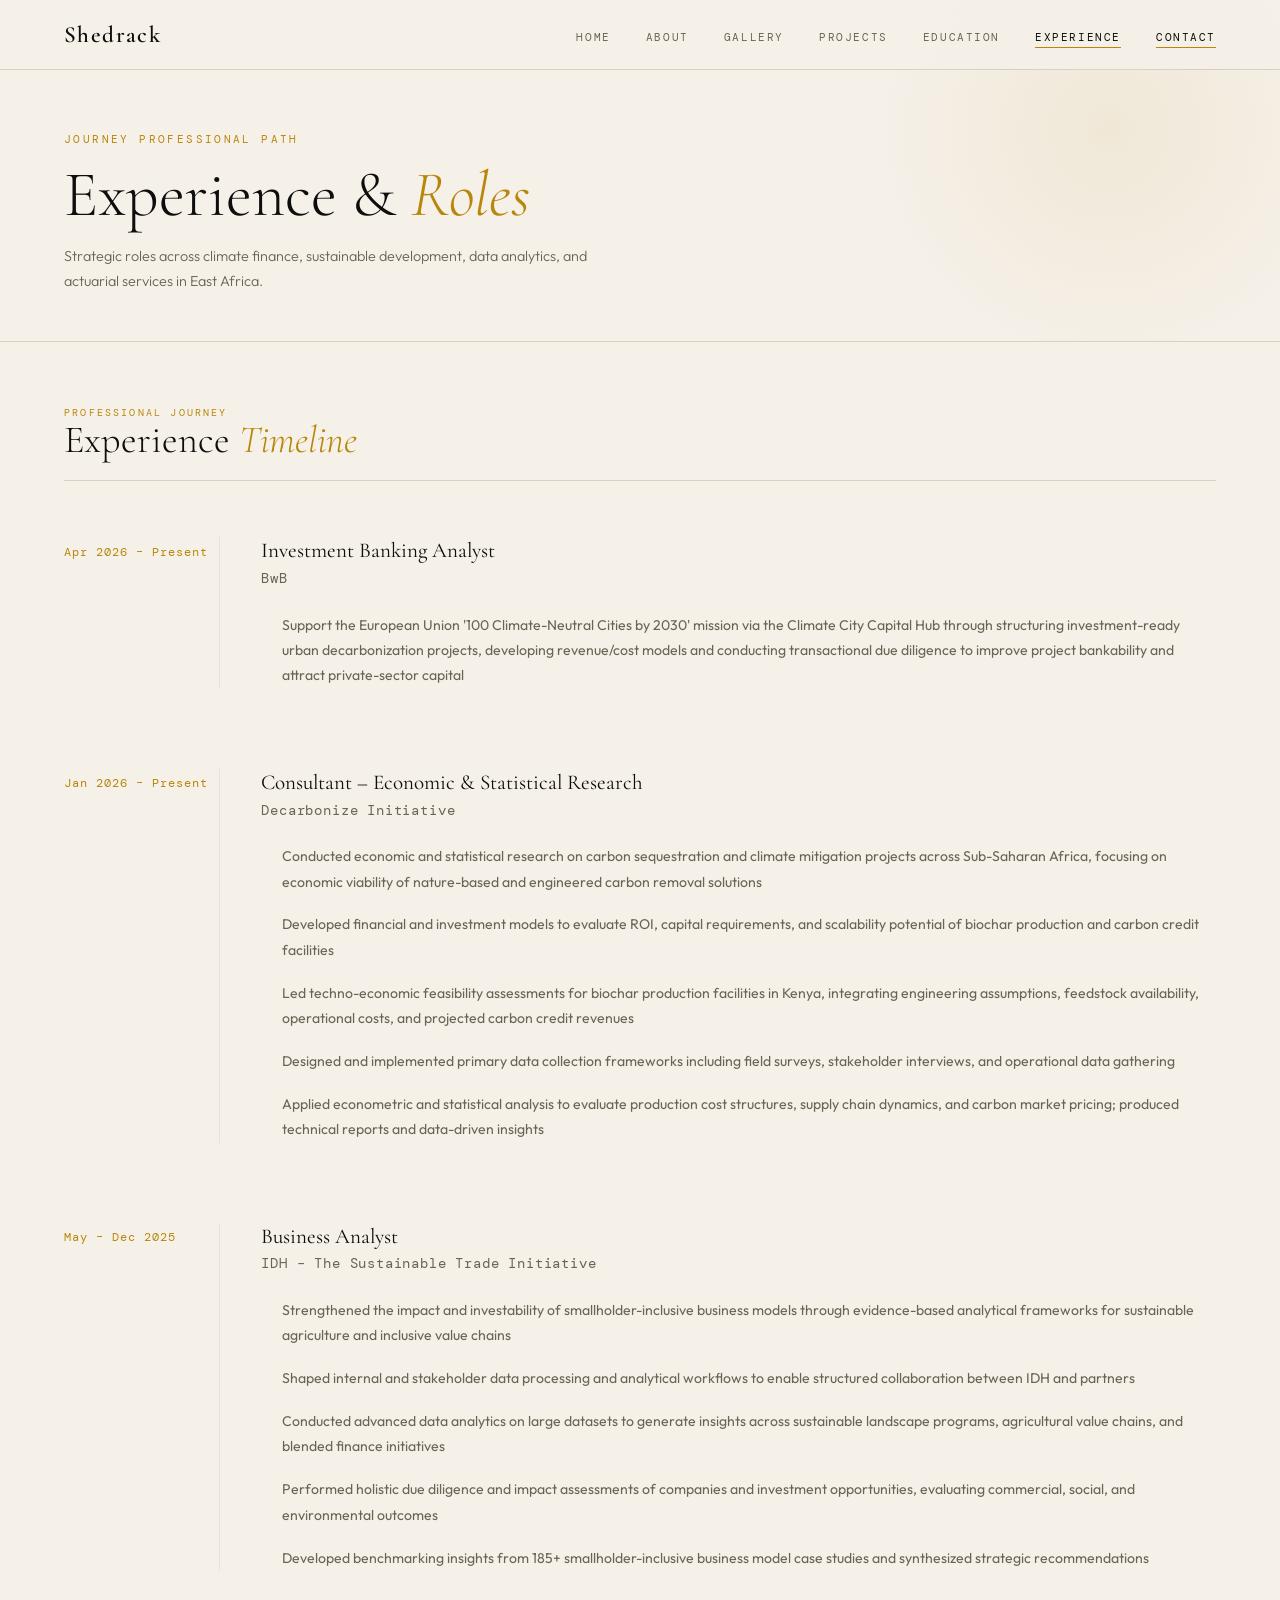
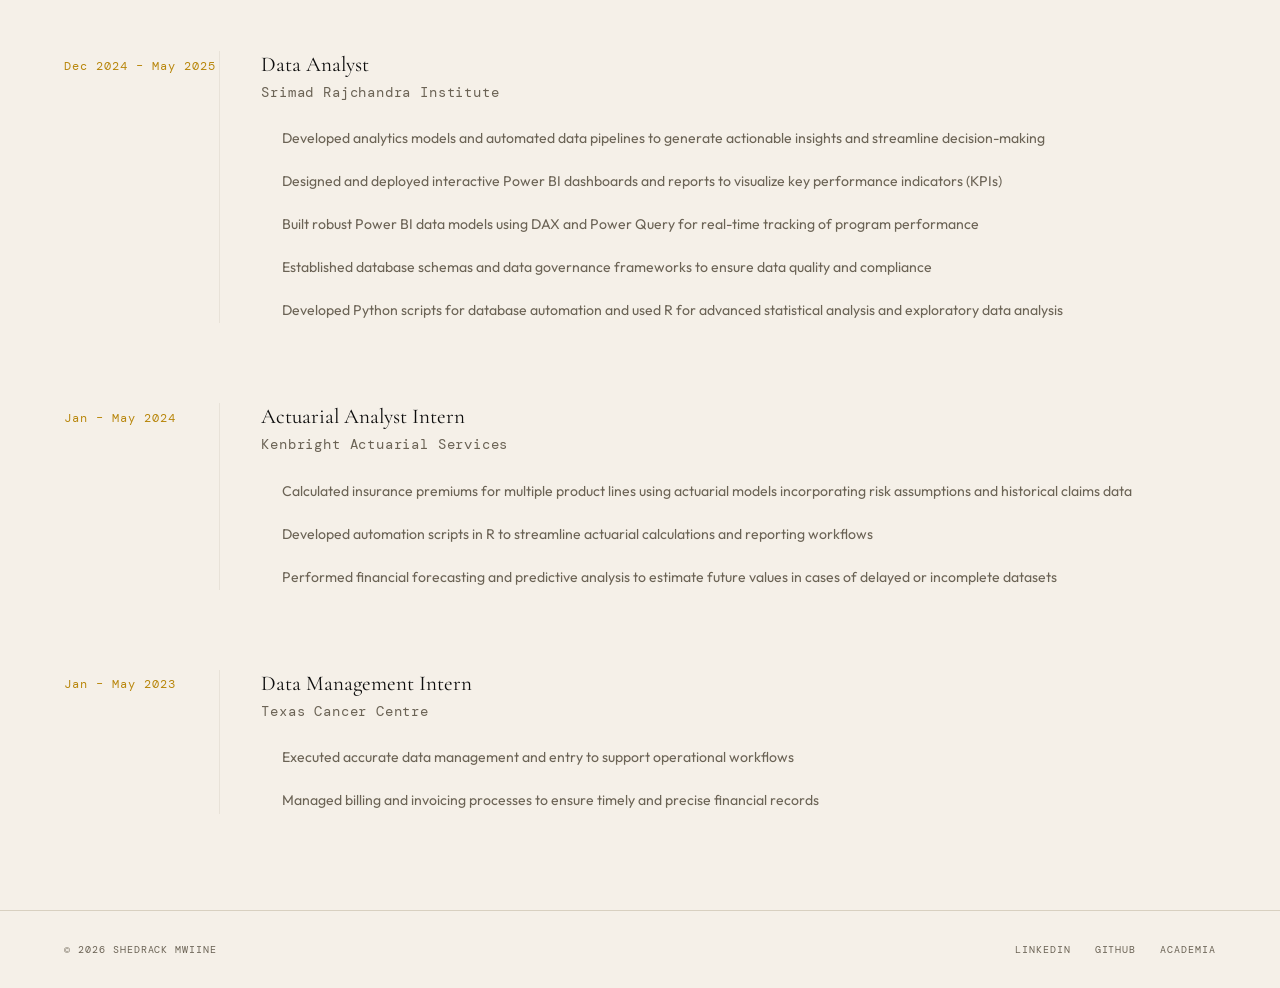
<file: experience.html>
<!DOCTYPE html>
<html lang="en">
<head>
    <meta charset="UTF-8">
    <meta name="viewport" content="width=device-width, initial-scale=1.0">
    <title>Experience | Shedrack Mwiine</title>
    <link rel="preconnect" href="https://fonts.googleapis.com">
    <link rel="preconnect" href="https://fonts.gstatic.com" crossorigin>
    <link href="https://fonts.googleapis.com/css2?family=Cormorant+Garamond:ital,wght@0,300;0,400;0,600;1,300;1,400&family=DM+Mono:wght@300;400;500&family=Outfit:wght@300;400;500;600&display=swap" rel="stylesheet">
    <link rel="stylesheet" href="style.css">
    <style>

        /* ── EXPERIENCE PAGE STYLES ── */
        .experience-section {
            padding: 4rem var(--page-pad) 6rem;
        }

        .experience-header {
            display: flex;
            align-items: baseline;
            justify-content: space-between;
            gap: 2rem;
            padding-bottom: 1.2rem;
            border-bottom: 1px solid var(--border);
            margin-bottom: 3.5rem;
        }

        .experience-label {
            font-family: var(--font-mono);
            font-size: 0.62rem;
            letter-spacing: 0.22em;
            text-transform: uppercase;
            color: var(--accent);
        }

        .experience-title {
            font-family: var(--font-serif);
            font-size: clamp(1.8rem, 3vw, 2.4rem);
            font-weight: 300;
            color: var(--ink);
            line-height: 1.1;
        }

        .experience-title em {
            font-style: italic;
            color: var(--accent);
        }

        /* ── FIXED TIMELINE ── */
        .experience-timeline {
            display: flex;
            flex-direction: column;
            gap: 5rem;
        }

        .experience-item {
            display: grid;
            grid-template-columns: 110px 1fr;   /* Increased width for dates */
            gap: 2.8rem;                        /* More horizontal space */
            align-items: start;
        }

        .experience-date {
            font-family: var(--font-mono);
            font-size: 0.78rem;
            letter-spacing: 0.08em;
            color: var(--accent);
            padding-top: 0.35rem;
            text-align: right;
            line-height: 1.5;
            white-space: nowrap;
        }

        .experience-content {
            border-left: 1px solid var(--border-light);
            padding-left: 2.6rem;               /* More padding after the line */
        }

        .experience-role {
            font-family: var(--font-serif);
            font-size: 1.32rem;
            font-weight: 400;
            color: var(--ink);
            margin-bottom: 0.4rem;
            line-height: 1.25;
        }

        .experience-company {
            font-family: var(--font-mono);
            font-size: 0.85rem;
            color: var(--muted);
            letter-spacing: 0.06em;
            margin-bottom: 1.6rem;
        }

        .experience-bullets {
            font-family: var(--font-sans);
            font-size: 0.88rem;
            line-height: 1.8;
            color: var(--muted);
        }

        .experience-bullets ul {
            padding-left: 1.3rem;
            margin: 0;
        }

        .experience-bullets li {
            margin-bottom: 1.1rem;
        }

        .experience-bullets li:last-child {
            margin-bottom: 0;
        }

        /* Responsive */
        @media (max-width: 860px) {
            .experience-item {
                grid-template-columns: 1fr;
                gap: 1rem;
            }
            .experience-date {
                text-align: left;
                padding-top: 0;
            }
            .experience-content {
                padding-left: 0;
                border-left: none;
            }
        }

        @media (max-width: 580px) {
            .experience-section {
                padding: 3rem var(--page-pad) 4rem;
            }
            .experience-header {
                flex-direction: column;
                gap: 0.6rem;
            }
            .experience-timeline {
                gap: 4rem;
            }
            .experience-item {
                gap: 1.2rem;
            }
        }
    </style>
</head>
<body>

<!-- ── NAV ── -->
<header class="nav">
    <a href="index.html" class="nav-brand">Shedrack</a>
    <nav>
        <ul class="nav-links">
            <li><a href="index.html">Home</a></li>
            <li><a href="about.html">About</a></li>
            <li><a href="gallery.html">Gallery</a></li>
            <li><a href="projects.html">Projects</a></li>
            <li><a href="education.html">Education</a></li>
            <li><a href="experience.html">Experience</a></li>
            <li><a href="contact.html" class="active">Contact</a></li>
        </ul>
    </nav>
    <button class="nav-hamburger" aria-label="Toggle menu" aria-expanded="false">
        <span></span><span></span><span></span>
    </button>
</header>

<div class="nav-drawer">
    <ul>
        <li><a href="index.html">Home</a></li>
            <li><a href="about.html">About</a></li>
            <li><a href="gallery.html">Gallery</a></li>
            <li><a href="projects.html">Projects</a></li>
            <li><a href="education.html">Education</a></li>
            <li><a href="experience.html">Experience</a></li>
            <li><a href="contact.html" class="active">Contact</a></li>
    </ul>
</div>

<!-- ── PAGE HERO ── -->
<section class="page-hero reveal">
    <p class="page-hero-eyebrow">Journey  Professional Path</p>
    <h1 class="page-hero-title">Experience &amp; <em>Roles</em></h1>
    <p class="page-hero-sub">Strategic roles across climate finance, sustainable development, data analytics, and actuarial services in East Africa.</p>
</section>

<!-- ── EXPERIENCE CONTENT ── -->
<section class="experience-section">
    <div class="experience-header">
        <div>
            <p class="experience-label">PROFESSIONAL JOURNEY</p>
            <h2 class="experience-title">Experience <em>Timeline</em></h2>
        </div>
    </div>

    <div class="experience-timeline">

        <div class="experience-item reveal">
            <div class="experience-date">Apr 2026 – Present</div>
            <div class="experience-content">
                <h3 class="experience-role">Investment Banking Analyst</h3>
                <p class="experience-company">BwB</p>
                <div class="experience-bullets">
                    <ul>
                        <li>Support the European Union '100 Climate-Neutral Cities by 2030' mission via the Climate City Capital Hub through structuring investment-ready urban decarbonization projects, developing revenue/cost models and conducting transactional due diligence to improve project bankability and attract private-sector capital</li>
                    </ul>
                </div>
            </div>
        </div>
        
        <div class="experience-item reveal">
            <div class="experience-date">Jan 2026 – Present</div>
            <div class="experience-content">
                <h3 class="experience-role">Consultant – Economic &amp; Statistical Research</h3>
                <p class="experience-company">Decarbonize Initiative</p>
                <div class="experience-bullets">
                    <ul>
                        <li>Conducted economic and statistical research on carbon sequestration and climate mitigation projects across Sub-Saharan Africa, focusing on economic viability of nature-based and engineered carbon removal solutions</li>
                        <li>Developed financial and investment models to evaluate ROI, capital requirements, and scalability potential of biochar production and carbon credit facilities</li>
                        <li>Led techno-economic feasibility assessments for biochar production facilities in Kenya, integrating engineering assumptions, feedstock availability, operational costs, and projected carbon credit revenues</li>
                        <li>Designed and implemented primary data collection frameworks including field surveys, stakeholder interviews, and operational data gathering</li>
                        <li>Applied econometric and statistical analysis to evaluate production cost structures, supply chain dynamics, and carbon market pricing; produced technical reports and data-driven insights</li>
                    </ul>
                </div>
            </div>
        </div>

        <div class="experience-item reveal reveal-delay-1">
            <div class="experience-date">May – Dec 2025</div>
            <div class="experience-content">
                <h3 class="experience-role">Business Analyst</h3>
                <p class="experience-company">IDH – The Sustainable Trade Initiative</p>
                <div class="experience-bullets">
                    <ul>
                        <li>Strengthened the impact and investability of smallholder-inclusive business models through evidence-based analytical frameworks for sustainable agriculture and inclusive value chains</li>
                        <li>Shaped internal and stakeholder data processing and analytical workflows to enable structured collaboration between IDH and partners</li>
                        <li>Conducted advanced data analytics on large datasets to generate insights across sustainable landscape programs, agricultural value chains, and blended finance initiatives</li>
                        <li>Performed holistic due diligence and impact assessments of companies and investment opportunities, evaluating commercial, social, and environmental outcomes</li>
                        <li>Developed benchmarking insights from 185+ smallholder-inclusive business model case studies and synthesized strategic recommendations</li>
                    </ul>
                </div>
            </div>
        </div>

        <div class="experience-item reveal reveal-delay-2">
            <div class="experience-date">Dec 2024 – May 2025</div>
            <div class="experience-content">
                <h3 class="experience-role">Data Analyst</h3>
                <p class="experience-company">Srimad Rajchandra Institute</p>
                <div class="experience-bullets">
                    <ul>
                        <li>Developed analytics models and automated data pipelines to generate actionable insights and streamline decision-making</li>
                        <li>Designed and deployed interactive Power BI dashboards and reports to visualize key performance indicators (KPIs)</li>
                        <li>Built robust Power BI data models using DAX and Power Query for real-time tracking of program performance</li>
                        <li>Established database schemas and data governance frameworks to ensure data quality and compliance</li>
                        <li>Developed Python scripts for database automation and used R for advanced statistical analysis and exploratory data analysis</li>
                    </ul>
                </div>
            </div>
        </div>

        <div class="experience-item reveal reveal-delay-3">
            <div class="experience-date">Jan – May 2024</div>
            <div class="experience-content">
                <h3 class="experience-role">Actuarial Analyst Intern</h3>
                <p class="experience-company">Kenbright Actuarial Services</p>
                <div class="experience-bullets">
                    <ul>
                        <li>Calculated insurance premiums for multiple product lines using actuarial models incorporating risk assumptions and historical claims data</li>
                        <li>Developed automation scripts in R to streamline actuarial calculations and reporting workflows</li>
                        <li>Performed financial forecasting and predictive analysis to estimate future values in cases of delayed or incomplete datasets</li>
                    </ul>
                </div>
            </div>
        </div>

        <div class="experience-item reveal">
            <div class="experience-date">Jan – May 2023</div>
            <div class="experience-content">
                <h3 class="experience-role">Data Management Intern</h3>
                <p class="experience-company">Texas Cancer Centre</p>
                <div class="experience-bullets">
                    <ul>
                        <li>Executed accurate data management and entry to support operational workflows</li>
                        <li>Managed billing and invoicing processes to ensure timely and precise financial records</li>
                    </ul>
                </div>
            </div>
        </div>

    </div>
</section>

<!-- ── FOOTER ── -->
<footer>
    <span class="footer-left">© 2026 Shedrack Mwiine</span>
    <div class="footer-right">
        <a href="https://www.linkedin.com/in/shedrack-mwiine-6a0851293" target="_blank">LinkedIn</a>
        <a href="https://github.com/MwiineShedrack" target="_blank">GitHub</a>
        <a href="https://independent.academia.edu/ShedrackMwiine" target="_blank">Academia</a>
    </div>
</footer>

<script src="script.js"></script>
</body>
</html>
</file>
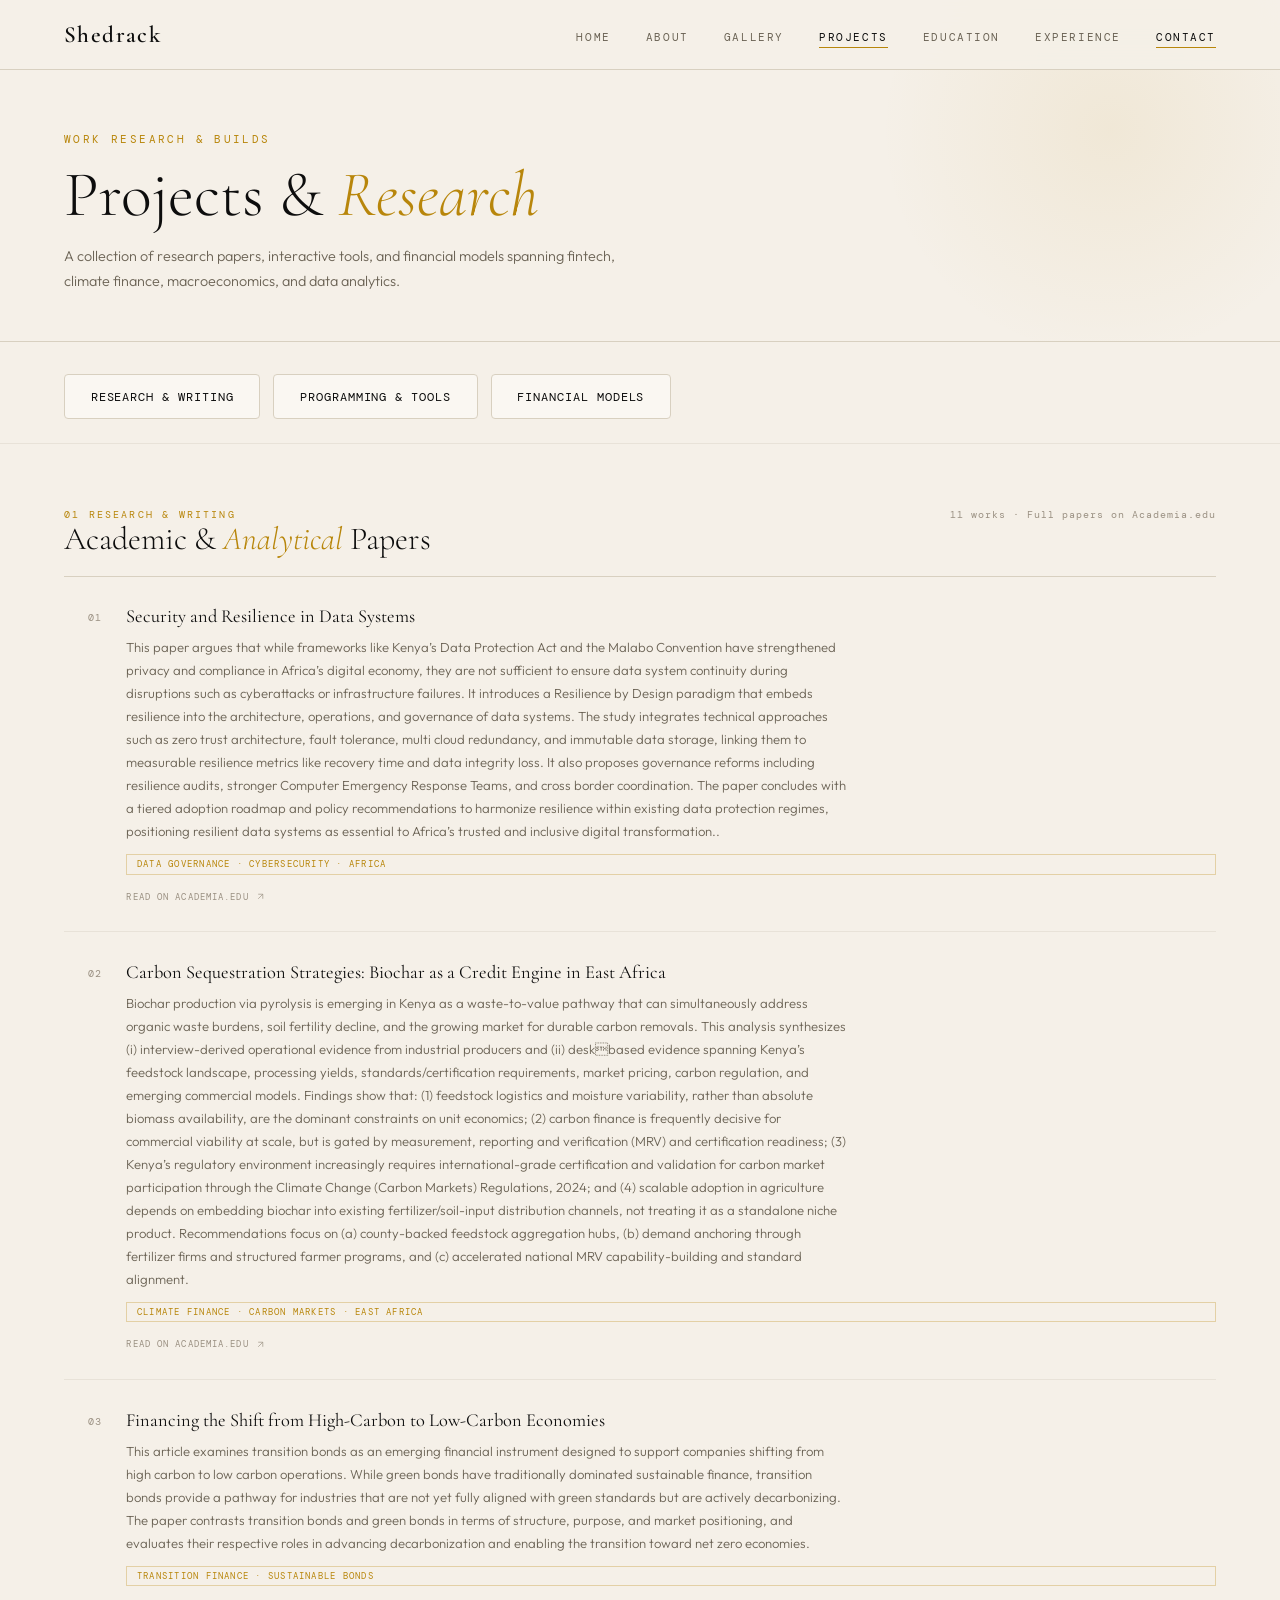
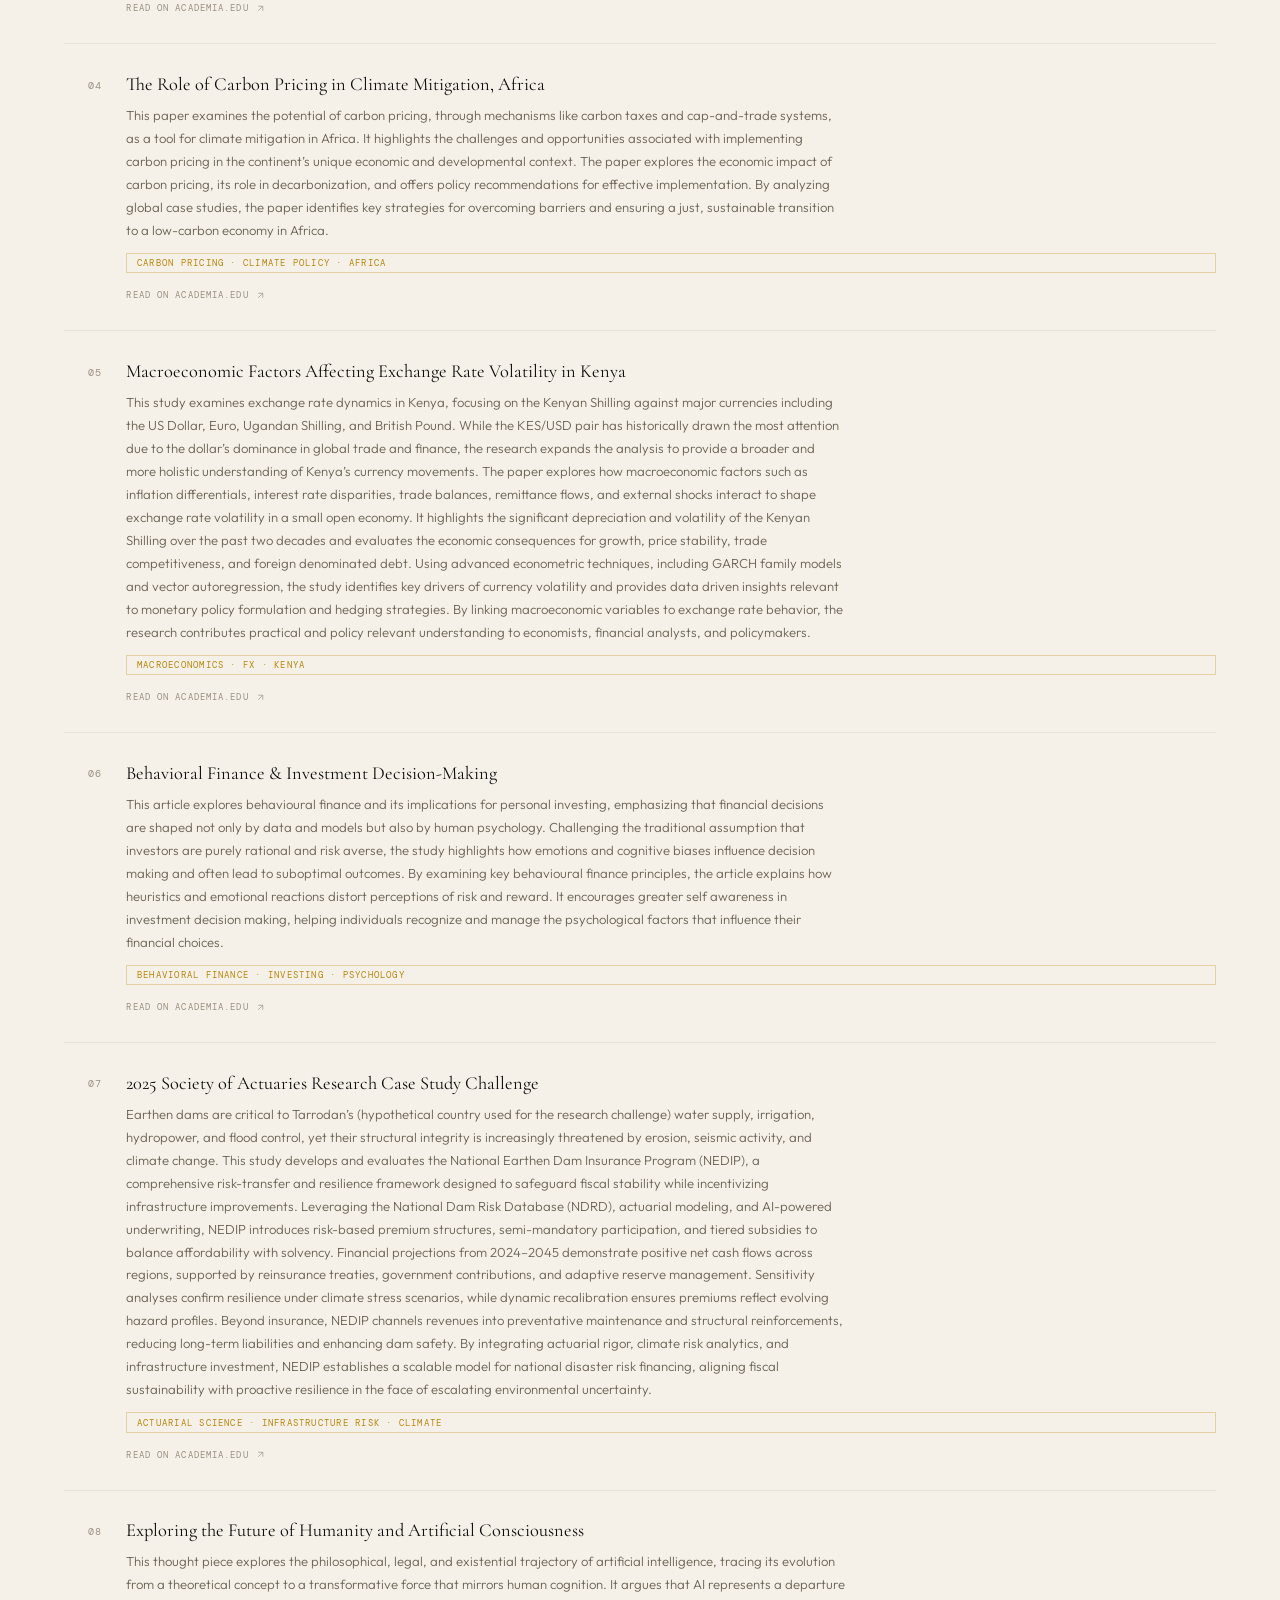
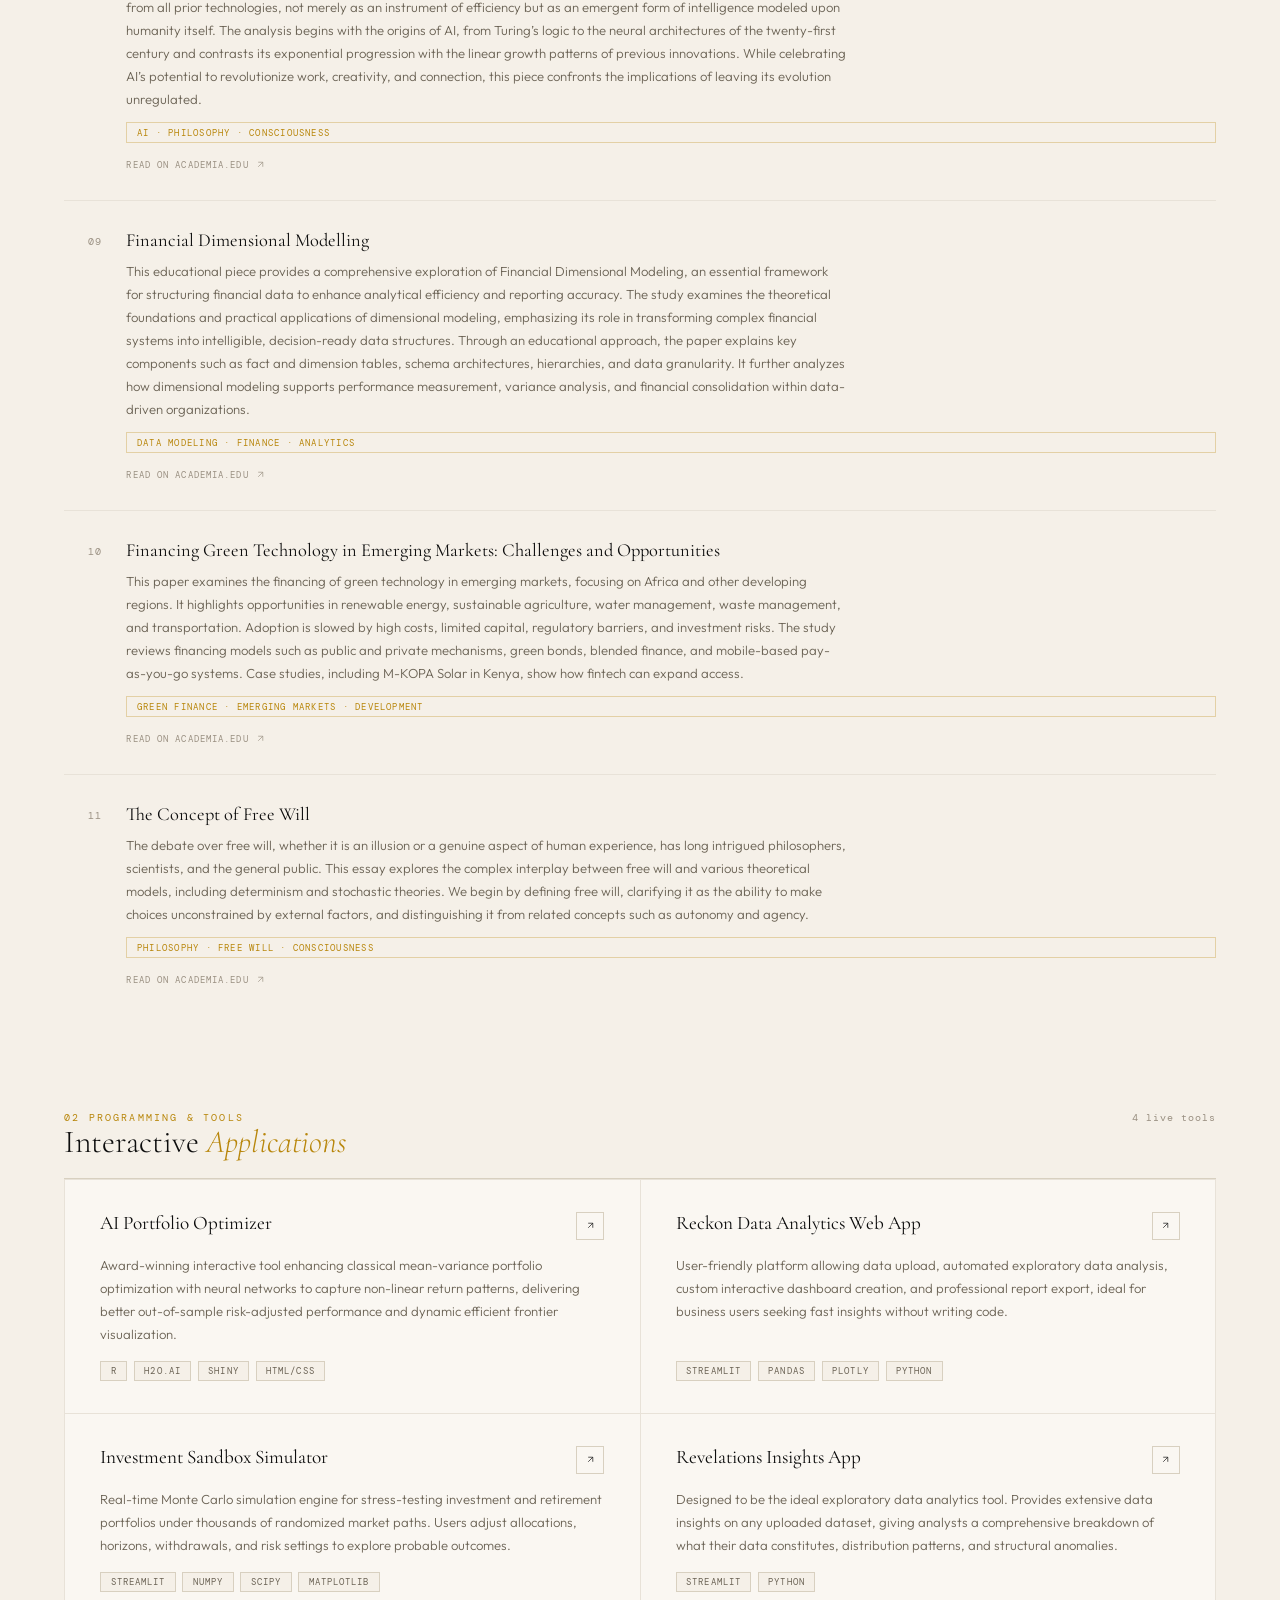
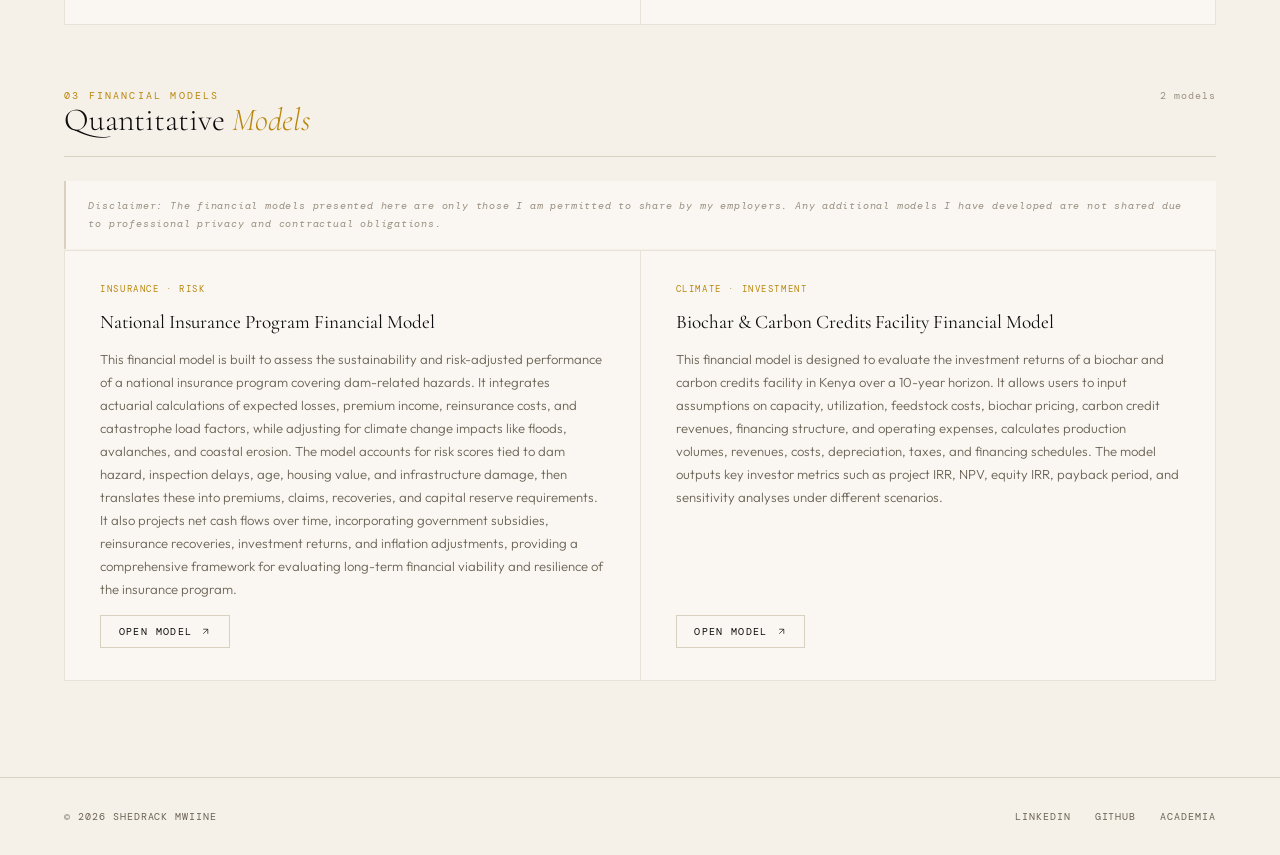
<file: projects.html>
<!DOCTYPE html>
<html lang="en">
<head>
    <meta charset="UTF-8">
    <meta name="viewport" content="width=device-width, initial-scale=1.0">
    <title>Projects | Shedrack Mwiine</title>
    <link rel="preconnect" href="https://fonts.googleapis.com">
    <link rel="preconnect" href="https://fonts.gstatic.com" crossorigin>
    <link href="https://fonts.googleapis.com/css2?family=Cormorant+Garamond:ital,wght@0,300;0,400;0,600;1,300;1,400&family=DM+Mono:wght@300;400;500&family=Outfit:wght@300;400;500;600&display=swap" rel="stylesheet">
    <link rel="stylesheet" href="style.css">
    <style>

        /* ── SECTION HEADERS ── */
        .projects-section {
            padding: 4rem var(--page-pad) 0;
        }

        .projects-section-header {
            display: flex;
            align-items: baseline;
            justify-content: space-between;
            gap: 2rem;
            padding-bottom: 1.2rem;
            border-bottom: 1px solid var(--border);
            margin-bottom: 0;
        }

        .projects-section-label {
            font-family: var(--font-mono);
            font-size: 0.62rem;
            letter-spacing: 0.22em;
            text-transform: uppercase;
            color: var(--accent);
        }

        .projects-section-title {
            font-family: var(--font-serif);
            font-size: clamp(1.6rem, 2.5vw, 2.2rem);
            font-weight: 300;
            color: var(--ink);
            line-height: 1.1;
        }

        .projects-section-title em {
            font-style: italic;
            color: var(--accent);
        }

        .projects-section-count {
            font-family: var(--font-mono);
            font-size: 0.62rem;
            letter-spacing: 0.1em;
            color: var(--muted-light);
            white-space: nowrap;
        }

        /* ── PROJECTS NAVIGATION BUTTONS ── */
        .projects-nav {
            display: flex;
            gap: 0.8rem;
            padding: 2rem var(--page-pad) 1.5rem;
            flex-wrap: wrap;
            background: var(--paper);
            border-bottom: 1px solid var(--border-light);
            position: sticky;
            top: 0;
            z-index: 100;
        }

        .project-nav-btn {
            font-family: var(--font-mono);
            font-size: 0.75rem;
            letter-spacing: 0.08em;
            text-transform: uppercase;
            padding: 0.85rem 1.6rem;
            border: 1px solid var(--border);
            background: var(--card-bg);
            color: var(--ink);
            text-decoration: none;
            transition: all var(--transition);
            border-radius: 4px;
            white-space: nowrap;
        }

        .project-nav-btn:hover {
            border-color: var(--accent);
            color: var(--accent);
            background: rgba(184, 134, 11, 0.05);
        }

        .project-nav-btn.active {
            background: var(--ink);
            color: var(--paper);
            border-color: var(--ink);
        }

        /* ── RESEARCH LIST ── */
        .research-list {
            display: flex;
            flex-direction: column;
        }

        .research-item {
            display: grid;
            grid-template-columns: 2.4rem 1fr;
            gap: 1.5rem;
            padding: 1.8rem 0;
            border-bottom: 1px solid var(--border-light);
            align-items: start;
            transition: background var(--transition);
        }

        .research-item:last-child {
            border-bottom: none;
        }

        .research-num {
            font-family: var(--font-mono);
            font-size: 0.6rem;
            letter-spacing: 0.1em;
            color: var(--muted-light);
            padding-top: 0.35rem;
            text-align: right;
        }

        .research-body {
            display: flex;
            flex-direction: column;
            gap: 0.5rem;
        }

        .research-title {
            font-family: var(--font-serif);
            font-size: 1.15rem;
            font-weight: 400;
            color: var(--ink);
            line-height: 1.25;
        }

        .research-summary {
            font-family: var(--font-sans);
            font-size: 0.82rem;
            font-weight: 300;
            color: var(--muted);
            line-height: 1.75;
            max-width: 720px;
        }

        .research-tag {
            display: inline-block;
            font-family: var(--font-mono);
            font-size: 0.55rem;
            letter-spacing: 0.14em;
            text-transform: uppercase;
            color: var(--accent);
            border: 1px solid rgba(184, 134, 11, 0.3);
            padding: 0.2rem 0.6rem;
            margin-top: 0.2rem;
        }

        .research-academia-link {
            display: inline-flex;
            align-items: center;
            gap: 0.4rem;
            font-family: var(--font-mono);
            font-size: 0.58rem;
            letter-spacing: 0.12em;
            text-transform: uppercase;
            color: var(--muted-light);
            margin-top: 0.5rem;
            transition: color var(--transition);
            text-decoration: none;
        }

        .research-academia-link:hover {
            color: var(--accent);
        }

        .research-academia-link svg {
            width: 11px; height: 11px;
            fill: none;
            stroke: currentColor;
            stroke-width: 1.5;
            transition: transform 0.2s ease;
        }

        .research-academia-link:hover svg {
            transform: translate(2px, -2px);
        }

        /* ── TOOLS GRID ── */
        .tools-grid {
            display: grid;
            grid-template-columns: repeat(2, 1fr);
            gap: 1px;
            background: var(--border-light);
            border: 1px solid var(--border-light);
            margin-top: 0;
        }

        .tool-card {
            background: var(--card-bg);
            padding: 2rem 2.2rem;
            display: flex;
            flex-direction: column;
            gap: 0.9rem;
            transition: background var(--transition);
            text-decoration: none;
            color: inherit;
            position: relative;
        }

        .tool-card:hover {
            background: var(--card-hover);
        }

        .tool-card-header {
            display: flex;
            align-items: flex-start;
            justify-content: space-between;
            gap: 1rem;
        }

        .tool-card-title {
            font-family: var(--font-serif);
            font-size: 1.2rem;
            font-weight: 400;
            color: var(--ink);
            line-height: 1.2;
        }

        .tool-card-arrow {
            width: 28px; height: 28px;
            border: 1px solid var(--border);
            display: flex; align-items: center; justify-content: center;
            flex-shrink: 0;
            transition: border-color var(--transition), background var(--transition);
        }

        .tool-card:hover .tool-card-arrow {
            border-color: var(--ink);
            background: var(--ink);
        }

        .tool-card-arrow svg {
            width: 11px; height: 11px;
            fill: none;
            stroke: var(--ink);
            stroke-width: 1.5;
            transition: stroke var(--transition), transform 0.2s ease;
        }

        .tool-card:hover .tool-card-arrow svg {
            stroke: var(--paper);
            transform: translate(1px, -1px);
        }

        .tool-card-desc {
            font-family: var(--font-sans);
            font-size: 0.82rem;
            font-weight: 300;
            color: var(--muted);
            line-height: 1.75;
        }

        .tool-card-stack {
            display: flex;
            flex-wrap: wrap;
            gap: 0.4rem;
            margin-top: auto;
        }

        .tool-tag {
            font-family: var(--font-mono);
            font-size: 0.55rem;
            letter-spacing: 0.12em;
            text-transform: uppercase;
            color: var(--muted);
            background: var(--paper);
            border: 1px solid var(--border);
            padding: 0.2rem 0.6rem;
        }

        /* ── FINANCIAL MODELS ── */
        .models-section {
            padding: 4rem var(--page-pad) 6rem;
        }

        .models-disclaimer {
            font-family: var(--font-mono);
            font-size: 0.62rem;
            letter-spacing: 0.08em;
            color: var(--muted-light);
            line-height: 1.8;
            border-left: 2px solid var(--border);
            padding: 1rem 1.4rem;
            margin: 1.5rem 0 0;
            background: var(--card-bg);
            font-style: italic;
        }

        .models-grid {
            display: grid;
            grid-template-columns: repeat(2, 1fr);
            gap: 1px;
            background: var(--border-light);
            border: 1px solid var(--border-light);
            margin-top: 1px;
        }

        .model-card {
            background: var(--card-bg);
            padding: 2rem 2.2rem;
            display: flex;
            flex-direction: column;
            gap: 0.9rem;
            transition: background var(--transition);
        }

        .model-card:hover {
            background: var(--card-hover);
        }

        .model-card-label {
            font-family: var(--font-mono);
            font-size: 0.55rem;
            letter-spacing: 0.18em;
            text-transform: uppercase;
            color: var(--accent);
        }

        .model-card-title {
            font-family: var(--font-serif);
            font-size: 1.2rem;
            font-weight: 400;
            color: var(--ink);
            line-height: 1.25;
        }

        .model-card-desc {
            font-family: var(--font-sans);
            font-size: 0.82rem;
            font-weight: 300;
            color: var(--muted);
            line-height: 1.75;
        }

        .model-card-link {
            display: inline-flex;
            align-items: center;
            gap: 0.5rem;
            font-family: var(--font-mono);
            font-size: 0.6rem;
            letter-spacing: 0.14em;
            text-transform: uppercase;
            color: var(--ink);
            border: 1px solid var(--border);
            padding: 0.55rem 1.1rem;
            margin-top: auto;
            align-self: flex-start;
            transition: background var(--transition), border-color var(--transition), color var(--transition);
            text-decoration: none;
        }

        .model-card-link:hover {
            background: var(--ink);
            border-color: var(--ink);
            color: var(--paper);
        }

        .model-card-link svg {
            width: 11px; height: 11px;
            fill: none;
            stroke: currentColor;
            stroke-width: 1.5;
        }

        /* ── SPACER BETWEEN SECTIONS ── */
        .section-gap {
            height: 2rem;
        }

        /* ── RESPONSIVE ── */
        @media (max-width: 860px) {
            .tools-grid,
            .models-grid {
                grid-template-columns: 1fr;
            }
        }

        @media (max-width: 580px) {
            .projects-section { padding: 3rem var(--page-pad) 0; }
            .models-section { padding: 3rem var(--page-pad) 4rem; }
            .projects-section-header { flex-direction: column; gap: 0.4rem; }
            .projects-nav {
                padding: 1.5rem var(--page-pad) 1rem;
                gap: 0.6rem;
            }
            .project-nav-btn {
                padding: 0.75rem 1.3rem;
                font-size: 0.7rem;
            }
        }
    </style>
</head>
<body>

<!-- ── NAV ── -->
<header class="nav">
    <a href="index.html" class="nav-brand">Shedrack</a>
    <nav>
        <ul class="nav-links">
            <li><a href="index.html">Home</a></li>
            <li><a href="about.html">About</a></li>
            <li><a href="gallery.html">Gallery</a></li>
            <li><a href="projects.html">Projects</a></li>
            <li><a href="education.html">Education</a></li>
            <li><a href="experience.html">Experience</a></li>
            <li><a href="contact.html" class="active">Contact</a></li>
        </ul>
    </nav>
    <button class="nav-hamburger" aria-label="Toggle menu" aria-expanded="false">
        <span></span><span></span><span></span>
    </button>
</header>

<div class="nav-drawer">
    <ul>
        <li><a href="index.html">Home</a></li>
            <li><a href="about.html">About</a></li>
            <li><a href="gallery.html">Gallery</a></li>
            <li><a href="projects.html">Projects</a></li>
            <li><a href="education.html">Education</a></li>
            <li><a href="experience.html">Experience</a></li>
            <li><a href="contact.html" class="active">Contact</a></li>
    </ul>
</div>

<!-- ── PAGE HERO ── -->
<section class="page-hero reveal">
    <p class="page-hero-eyebrow">Work Research & Builds</p>
    <h1 class="page-hero-title">Projects &amp; <em>Research</em></h1>
    <p class="page-hero-sub">A collection of research papers, interactive tools, and financial models spanning fintech, climate finance, macroeconomics, and data analytics.</p>
</section>

<!-- ════════════════════════════════════════
     PROJECTS NAVIGATION
     ════════════════════════════════════════ -->
<div class="projects-nav">
    <a href="#research" class="project-nav-btn active">Research & Writing</a>
    <a href="#tools" class="project-nav-btn">Programming & Tools</a>
    <a href="#models" class="project-nav-btn">Financial Models</a>
</div>

<!-- ════════════════════════════════════════
     SECTION 1 RESEARCH & WRITING
     ════════════════════════════════════════ -->
<section id="research" class="projects-section">
    <div class="projects-section-header">
        <div>
            <p class="projects-section-label">01 Research &amp; Writing</p>
            <h2 class="projects-section-title">Academic &amp; <em>Analytical</em> Papers</h2>
        </div>
        <span class="projects-section-count">11 works · Full papers on Academia.edu</span>
    </div>

    <div class="research-list">

        <div class="research-item reveal">
            <span class="research-num">01</span>
            <div class="research-body">
                <h3 class="research-title">Security and Resilience in Data Systems</h3>
                <p class="research-summary">This paper argues that while frameworks like Kenya’s Data Protection Act and the Malabo Convention have strengthened privacy and compliance in Africa’s digital economy, they are not sufficient to ensure data system continuity during disruptions such as cyberattacks or infrastructure failures. It introduces a Resilience by Design paradigm that embeds resilience into the architecture, operations, and governance of data systems. The study integrates technical approaches such as zero trust architecture, fault tolerance, multi cloud redundancy, and immutable data storage, linking them to measurable resilience metrics like recovery time and data integrity loss. It also proposes governance reforms including resilience audits, stronger Computer Emergency Response Teams, and cross border coordination. The paper concludes with a tiered adoption roadmap and policy recommendations to harmonize resilience within existing data protection regimes, positioning resilient data systems as essential to Africa’s trusted and inclusive digital transformation..</p>
                <span class="research-tag">Data Governance · Cybersecurity · Africa</span>
                <a class="research-academia-link" href="https://independent.academia.edu/ShedrackMwiine" target="_blank">
                    Read on Academia.edu
                    <svg viewBox="0 0 24 24"><line x1="7" y1="17" x2="17" y2="7"/><polyline points="7 7 17 7 17 17"/></svg>
                </a>
            </div>
        </div>

        <div class="research-item reveal reveal-delay-1">
            <span class="research-num">02</span>
            <div class="research-body">
                <h3 class="research-title">Carbon Sequestration Strategies: Biochar as a Credit Engine in East Africa</h3>
                <p class="research-summary">Biochar production via pyrolysis is emerging in Kenya as a waste-to-value pathway that can simultaneously address organic waste burdens, soil fertility decline, and the growing market for durable carbon removals. This analysis synthesizes (i) interview-derived operational evidence from industrial producers and (ii) deskbased evidence spanning Kenya’s feedstock landscape, processing yields, standards/certification requirements, market pricing, carbon regulation, and emerging commercial models. Findings show that: (1) feedstock logistics and moisture variability, rather than absolute biomass availability, are the dominant constraints on unit economics; (2) carbon finance is frequently decisive for commercial viability at scale, but is gated by measurement, reporting and verification (MRV) and certification readiness; (3) Kenya’s regulatory environment increasingly requires international-grade certification and validation for carbon market participation through the Climate Change (Carbon Markets) Regulations, 2024; and (4) scalable adoption in agriculture depends on embedding biochar into existing fertilizer/soil-input distribution channels, not treating it as a standalone niche product. Recommendations focus on (a) county-backed feedstock aggregation hubs, (b) demand anchoring through fertilizer firms and structured farmer programs, and (c) accelerated national MRV capability-building and standard alignment.</p>
                <span class="research-tag">Climate Finance · Carbon Markets · East Africa</span>
                <a class="research-academia-link" href="https://independent.academia.edu/ShedrackMwiine" target="_blank">
                    Read on Academia.edu
                    <svg viewBox="0 0 24 24"><line x1="7" y1="17" x2="17" y2="7"/><polyline points="7 7 17 7 17 17"/></svg>
                </a>
            </div>
        </div>

        <div class="research-item reveal reveal-delay-2">
            <span class="research-num">03</span>
            <div class="research-body">
                <h3 class="research-title">Financing the Shift from High-Carbon to Low-Carbon Economies</h3>
                <p class="research-summary">This article examines transition bonds as an emerging financial instrument designed to support companies shifting from high carbon to low carbon operations. While green bonds have traditionally dominated sustainable finance, transition bonds provide a pathway for industries that are not yet fully aligned with green standards but are actively decarbonizing. The paper contrasts transition bonds and green bonds in terms of structure, purpose, and market positioning, and evaluates their respective roles in advancing decarbonization and enabling the transition toward net zero economies.</p>
                <span class="research-tag">Transition Finance · Sustainable Bonds</span>
                <a class="research-academia-link" href="https://independent.academia.edu/ShedrackMwiine" target="_blank">
                    Read on Academia.edu
                    <svg viewBox="0 0 24 24"><line x1="7" y1="17" x2="17" y2="7"/><polyline points="7 7 17 7 17 17"/></svg>
                </a>
            </div>
        </div>

        <div class="research-item reveal reveal-delay-3">
            <span class="research-num">04</span>
            <div class="research-body">
                <h3 class="research-title">The Role of Carbon Pricing in Climate Mitigation, Africa</h3>
                <p class="research-summary">This paper examines the potential of carbon pricing, through mechanisms like carbon taxes and cap-and-trade systems, as a tool for climate mitigation in Africa. It highlights the challenges and opportunities associated with implementing carbon pricing in the continent’s unique economic and developmental context. The paper explores the economic impact of carbon pricing, its role in decarbonization, and offers policy recommendations for effective implementation. By analyzing global case studies, the paper identifies key strategies for overcoming barriers and ensuring a just, sustainable transition to a low-carbon economy in Africa.</p>
                <span class="research-tag">Carbon Pricing · Climate Policy · Africa</span>
                <a class="research-academia-link" href="https://independent.academia.edu/ShedrackMwiine" target="_blank">
                    Read on Academia.edu
                    <svg viewBox="0 0 24 24"><line x1="7" y1="17" x2="17" y2="7"/><polyline points="7 7 17 7 17 17"/></svg>
                </a>
            </div>
        </div>

        <div class="research-item reveal">
            <span class="research-num">05</span>
            <div class="research-body">
                <h3 class="research-title">Macroeconomic Factors Affecting Exchange Rate Volatility in Kenya</h3>
                <p class="research-summary">This study examines exchange rate dynamics in Kenya, focusing on the Kenyan Shilling against major currencies including the US Dollar, Euro, Ugandan Shilling, and British Pound. While the KES/USD pair has historically drawn the most attention due to the dollar’s dominance in global trade and finance, the research expands the analysis to provide a broader and more holistic understanding of Kenya’s currency movements. The paper explores how macroeconomic factors such as inflation differentials, interest rate disparities, trade balances, remittance flows, and external shocks interact to shape exchange rate volatility in a small open economy. It highlights the significant depreciation and volatility of the Kenyan Shilling over the past two decades and evaluates the economic consequences for growth, price stability, trade competitiveness, and foreign denominated debt. Using advanced econometric techniques, including GARCH family models and vector autoregression, the study identifies key drivers of currency volatility and provides data driven insights relevant to monetary policy formulation and hedging strategies. By linking macroeconomic variables to exchange rate behavior, the research contributes practical and policy relevant understanding to economists, financial analysts, and policymakers.</p>
                <span class="research-tag">Macroeconomics · FX · Kenya</span>
                <a class="research-academia-link" href="https://independent.academia.edu/ShedrackMwiine" target="_blank">
                    Read on Academia.edu
                    <svg viewBox="0 0 24 24"><line x1="7" y1="17" x2="17" y2="7"/><polyline points="7 7 17 7 17 17"/></svg>
                </a>
            </div>
        </div>

        <div class="research-item reveal reveal-delay-1">
            <span class="research-num">06</span>
            <div class="research-body">
                <h3 class="research-title">Behavioral Finance &amp; Investment Decision-Making</h3>
                <p class="research-summary">This article explores behavioural finance and its implications for personal investing, emphasizing that financial decisions are shaped not only by data and models but also by human psychology. Challenging the traditional assumption that investors are purely rational and risk averse, the study highlights how emotions and cognitive biases influence decision making and often lead to suboptimal outcomes. By examining key behavioural finance principles, the article explains how heuristics and emotional reactions distort perceptions of risk and reward. It encourages greater self awareness in investment decision making, helping individuals recognize and manage the psychological factors that influence their financial choices.</p>
                <span class="research-tag">Behavioral Finance · Investing · Psychology</span>
                <a class="research-academia-link" href="https://independent.academia.edu/ShedrackMwiine" target="_blank">
                    Read on Academia.edu
                    <svg viewBox="0 0 24 24"><line x1="7" y1="17" x2="17" y2="7"/><polyline points="7 7 17 7 17 17"/></svg>
                </a>
            </div>
        </div>

        <div class="research-item reveal reveal-delay-2">
            <span class="research-num">07</span>
            <div class="research-body">
                <h3 class="research-title">2025 Society of Actuaries Research Case Study Challenge</h3>
                <p class="research-summary">Earthen dams are critical to Tarrodan’s (hypothetical country used for the research challenge) water supply, irrigation, hydropower, and flood control, yet their structural integrity is increasingly threatened by erosion, seismic activity, and climate change. This study develops and evaluates the National Earthen Dam Insurance Program (NEDIP), a comprehensive risk-transfer and resilience framework designed to safeguard fiscal stability while incentivizing infrastructure improvements. Leveraging the National Dam Risk Database (NDRD), actuarial modeling, and AI-powered underwriting, NEDIP introduces risk-based premium structures, semi-mandatory participation, and tiered subsidies to balance affordability with solvency. Financial projections from 2024–2045 demonstrate positive net cash flows across regions, supported by reinsurance treaties, government contributions, and adaptive reserve management. Sensitivity analyses confirm resilience under climate stress scenarios, while dynamic recalibration ensures premiums reflect evolving hazard profiles. Beyond insurance, NEDIP channels revenues into preventative maintenance and structural reinforcements, reducing long-term liabilities and enhancing dam safety. By integrating actuarial rigor, climate risk analytics, and infrastructure investment, NEDIP establishes a scalable model for national disaster risk financing, aligning fiscal sustainability with proactive resilience in the face of escalating environmental uncertainty.</p>
                <span class="research-tag">Actuarial Science · Infrastructure Risk · Climate</span>
                <a class="research-academia-link" href="https://independent.academia.edu/ShedrackMwiine" target="_blank">
                    Read on Academia.edu
                    <svg viewBox="0 0 24 24"><line x1="7" y1="17" x2="17" y2="7"/><polyline points="7 7 17 7 17 17"/></svg>
                </a>
            </div>
        </div>

        <div class="research-item reveal reveal-delay-3">
            <span class="research-num">08</span>
            <div class="research-body">
                <h3 class="research-title">Exploring the Future of Humanity and Artificial Consciousness</h3>
                <p class="research-summary">This thought piece explores the philosophical, legal, and existential trajectory of artificial intelligence, tracing its evolution from a theoretical concept to a transformative force that mirrors human cognition. It argues that AI represents a departure from all prior technologies, not merely as an instrument of efficiency but as an emergent form of intelligence modeled upon humanity itself. The analysis begins with the origins of AI, from Turing’s logic to the neural architectures of the twenty-first century and contrasts its exponential progression with the linear growth patterns of previous innovations. While celebrating AI’s potential to revolutionize work, creativity, and connection, this piece confronts the implications of leaving its evolution unregulated.</p>
                <span class="research-tag">AI · Philosophy · Consciousness</span>
                <a class="research-academia-link" href="https://independent.academia.edu/ShedrackMwiine" target="_blank">
                    Read on Academia.edu
                    <svg viewBox="0 0 24 24"><line x1="7" y1="17" x2="17" y2="7"/><polyline points="7 7 17 7 17 17"/></svg>
                </a>
            </div>
        </div>

        <div class="research-item reveal">
            <span class="research-num">09</span>
            <div class="research-body">
                <h3 class="research-title">Financial Dimensional Modelling</h3>
                <p class="research-summary">This educational piece provides a comprehensive exploration of Financial Dimensional Modeling, an essential framework for structuring financial data to enhance analytical efficiency and reporting accuracy. The study examines the theoretical foundations and practical applications of dimensional modeling, emphasizing its role in transforming complex financial systems into intelligible, decision-ready data structures. Through an educational approach, the paper explains key components such as fact and dimension tables, schema architectures, hierarchies, and data granularity. It further analyzes how dimensional modeling supports performance measurement, variance analysis, and financial consolidation within data-driven organizations.</p>
                <span class="research-tag">Data Modeling · Finance · Analytics</span>
                <a class="research-academia-link" href="https://independent.academia.edu/ShedrackMwiine" target="_blank">
                    Read on Academia.edu
                    <svg viewBox="0 0 24 24"><line x1="7" y1="17" x2="17" y2="7"/><polyline points="7 7 17 7 17 17"/></svg>
                </a>
            </div>
        </div>

        <div class="research-item reveal reveal-delay-1">
            <span class="research-num">10</span>
            <div class="research-body">
                <h3 class="research-title">Financing Green Technology in Emerging Markets: Challenges and Opportunities</h3>
                <p class="research-summary">This paper examines the financing of green technology in emerging markets, focusing on Africa and other developing regions. It highlights opportunities in renewable energy, sustainable agriculture, water management, waste management, and transportation. Adoption is slowed by high costs, limited capital, regulatory barriers, and investment risks. The study reviews financing models such as public and private mechanisms, green bonds, blended finance, and mobile-based pay-as-you-go systems. Case studies, including M-KOPA Solar in Kenya, show how fintech can expand access.</p>
                <span class="research-tag">Green Finance · Emerging Markets · Development</span>
                <a class="research-academia-link" href="https://independent.academia.edu/ShedrackMwiine" target="_blank">
                    Read on Academia.edu
                    <svg viewBox="0 0 24 24"><line x1="7" y1="17" x2="17" y2="7"/><polyline points="7 7 17 7 17 17"/></svg>
                </a>
            </div>
        </div>

        <div class="research-item reveal reveal-delay-2">
            <span class="research-num">11</span>
            <div class="research-body">
                <h3 class="research-title">The Concept of Free Will</h3>
                <p class="research-summary">The debate over free will, whether it is an illusion or a genuine aspect of human experience, has long intrigued philosophers, scientists, and the general public. This essay explores the complex interplay between free will and various theoretical models, including determinism and stochastic theories. We begin by defining free will, clarifying it as the ability to make choices unconstrained by external factors, and distinguishing it from related concepts such as autonomy and agency.</p>
                <span class="research-tag">Philosophy · Free Will · Consciousness</span>
                <a class="research-academia-link" href="https://independent.academia.edu/ShedrackMwiine" target="_blank">
                    Read on Academia.edu
                    <svg viewBox="0 0 24 24"><line x1="7" y1="17" x2="17" y2="7"/><polyline points="7 7 17 7 17 17"/></svg>
                </a>
            </div>
        </div>

    </div>
</section>

<!-- ════════════════════════════════════════
     SECTION 2 PROGRAMMING & TOOLS
     ════════════════════════════════════════ -->
<div class="section-gap"></div>
<section id="tools" class="projects-section">
    <div class="projects-section-header">
        <div>
            <p class="projects-section-label">02 Programming &amp; Tools</p>
            <h2 class="projects-section-title">Interactive <em>Applications</em></h2>
        </div>
        <span class="projects-section-count">4 live tools</span>
    </div>

    <div class="tools-grid">

        <a class="tool-card reveal" href="https://mwiineshedrack.github.io/ai-portfolio-optimizer/" target="_blank">
            <div class="tool-card-header">
                <h3 class="tool-card-title">AI Portfolio Optimizer</h3>
                <div class="tool-card-arrow">
                    <svg viewBox="0 0 24 24"><line x1="7" y1="17" x2="17" y2="7"/><polyline points="7 7 17 7 17 17"/></svg>
                </div>
            </div>
            <p class="tool-card-desc">Award-winning interactive tool enhancing classical mean-variance portfolio optimization with neural networks to capture non-linear return patterns, delivering better out-of-sample risk-adjusted performance and dynamic efficient frontier visualization.</p>
            <div class="tool-card-stack">
                <span class="tool-tag">R</span>
                <span class="tool-tag">H2O.ai</span>
                <span class="tool-tag">Shiny</span>
                <span class="tool-tag">HTML/CSS</span>
            </div>
        </a>

        <a class="tool-card reveal reveal-delay-1" href="https://reckon.streamlit.app/" target="_blank">
            <div class="tool-card-header">
                <h3 class="tool-card-title">Reckon Data Analytics Web App</h3>
                <div class="tool-card-arrow">
                    <svg viewBox="0 0 24 24"><line x1="7" y1="17" x2="17" y2="7"/><polyline points="7 7 17 7 17 17"/></svg>
                </div>
            </div>
            <p class="tool-card-desc">User-friendly platform allowing data upload, automated exploratory data analysis, custom interactive dashboard creation, and professional report export, ideal for business users seeking fast insights without writing code.</p>
            <div class="tool-card-stack">
                <span class="tool-tag">Streamlit</span>
                <span class="tool-tag">Pandas</span>
                <span class="tool-tag">Plotly</span>
                <span class="tool-tag">Python</span>
            </div>
        </a>

        <a class="tool-card reveal reveal-delay-2" href="https://sandboxinvestmentsimulator.streamlit.app/" target="_blank">
            <div class="tool-card-header">
                <h3 class="tool-card-title">Investment Sandbox Simulator</h3>
                <div class="tool-card-arrow">
                    <svg viewBox="0 0 24 24"><line x1="7" y1="17" x2="17" y2="7"/><polyline points="7 7 17 7 17 17"/></svg>
                </div>
            </div>
            <p class="tool-card-desc">Real-time Monte Carlo simulation engine for stress-testing investment and retirement portfolios under thousands of randomized market paths. Users adjust allocations, horizons, withdrawals, and risk settings to explore probable outcomes.</p>
            <div class="tool-card-stack">
                <span class="tool-tag">Streamlit</span>
                <span class="tool-tag">NumPy</span>
                <span class="tool-tag">SciPy</span>
                <span class="tool-tag">Matplotlib</span>
            </div>
        </a>

        <a class="tool-card reveal reveal-delay-3" href="https://revelations.streamlit.app/" target="_blank">
            <div class="tool-card-header">
                <h3 class="tool-card-title">Revelations Insights App</h3>
                <div class="tool-card-arrow">
                    <svg viewBox="0 0 24 24"><line x1="7" y1="17" x2="17" y2="7"/><polyline points="7 7 17 7 17 17"/></svg>
                </div>
            </div>
            <p class="tool-card-desc">Designed to be the ideal exploratory data analytics tool. Provides extensive data insights on any uploaded dataset, giving analysts a comprehensive breakdown of what their data constitutes, distribution patterns, and structural anomalies.</p>
            <div class="tool-card-stack">
                <span class="tool-tag">Streamlit</span>
                <span class="tool-tag">Python</span>
            </div>
        </a>

    </div>
</section>

<!-- ════════════════════════════════════════
     SECTION 3 FINANCIAL MODELS
     ════════════════════════════════════════ -->
<section id="models" class="models-section">
    <div class="projects-section-header">
        <div>
            <p class="projects-section-label">03 Financial Models</p>
            <h2 class="projects-section-title">Quantitative <em>Models</em></h2>
        </div>
        <span class="projects-section-count">2 models</span>
    </div>

    <p class="models-disclaimer">Disclaimer: The financial models presented here are only those I am permitted to share by my employers. Any additional models I have developed are not shared due to professional privacy and contractual obligations.</p>

    <div class="models-grid">

        <div class="model-card reveal">
            <span class="model-card-label">Insurance · Risk</span>
            <h3 class="model-card-title">National Insurance Program Financial Model</h3>
            <p class="model-card-desc">This financial model is built to assess the sustainability and risk-adjusted performance of a national insurance program covering dam-related hazards. It integrates actuarial calculations of expected losses, premium income, reinsurance costs, and catastrophe load factors, while adjusting for climate change impacts like floods, avalanches, and coastal erosion. The model accounts for risk scores tied to dam hazard, inspection delays, age, housing value, and infrastructure damage, then translates these into premiums, claims, recoveries, and capital reserve requirements. It also projects net cash flows over time, incorporating government subsidies, reinsurance recoveries, investment returns, and inflation adjustments, providing a comprehensive framework for evaluating long-term financial viability and resilience of the insurance program.</p>
            <a class="model-card-link" href="https://1drv.ms/x/c/aa137624847d549d/IQBsvJT9Xjo_RLLLTFM4F3qQAVyr4Rg0Jh1niZyjwJtmMPc?e=UneaOf" target="_blank">
                Open model
                <svg viewBox="0 0 24 24"><line x1="7" y1="17" x2="17" y2="7"/><polyline points="7 7 17 7 17 17"/></svg>
            </a>
        </div>

        <div class="model-card reveal reveal-delay-1">
            <span class="model-card-label">Climate · Investment</span>
            <h3 class="model-card-title">Biochar &amp; Carbon Credits Facility Financial Model</h3>
            <p class="model-card-desc">This financial model is designed to evaluate the investment returns of a biochar and carbon credits facility in Kenya over a 10-year horizon. It allows users to input assumptions on capacity, utilization, feedstock costs, biochar pricing, carbon credit revenues, financing structure, and operating expenses, calculates production volumes, revenues, costs, depreciation, taxes, and financing schedules. The model outputs key investor metrics such as project IRR, NPV, equity IRR, payback period, and sensitivity analyses under different scenarios.</p>
            <a class="model-card-link" href="https://1drv.ms/x/c/aa137624847d549d/IQDJoy7ZcJCrT5KLa7OrIVY3ARzbIxPc8e_zUnMjQV-lye4?e=9nAA98" target="_blank">
                Open model
                <svg viewBox="0 0 24 24"><line x1="7" y1="17" x2="17" y2="7"/><polyline points="7 7 17 7 17 17"/></svg>
            </a>
        </div>

    </div>
</section>

<!-- ── FOOTER ── -->
<footer>
    <span class="footer-left">© 2026 Shedrack Mwiine</span>
    <div class="footer-right">
        <a href="https://www.linkedin.com/in/shedrack-mwiine-6a0851293" target="_blank">LinkedIn</a>
        <a href="https://github.com/MwiineShedrack" target="_blank">GitHub</a>
        <a href="https://independent.academia.edu/ShedrackMwiine" target="_blank">Academia</a>
    </div>
</footer>

<script src="script.js"></script>

<!-- Optional: Add this script for better navigation behavior -->
<script>
    // Smooth scrolling and active button highlighting
    document.querySelectorAll('.project-nav-btn').forEach(btn => {
        btn.addEventListener('click', function (e) {
            // Remove active class from all buttons
            document.querySelectorAll('.project-nav-btn').forEach(b => b.classList.remove('active'));
            // Add active class to clicked button
            this.classList.add('active');
        });
    });

    // Optional: Highlight active section on scroll (advanced)
    window.addEventListener('scroll', () => {
        const sections = ['research', 'tools', 'models'];
        const navButtons = document.querySelectorAll('.project-nav-btn');
        
        let current = '';
        
        sections.forEach(sectionId => {
            const section = document.getElementById(sectionId);
            const sectionTop = section.offsetTop;
            
            if (scrollY >= sectionTop - 200) {
                current = sectionId;
            }
        });
        
        navButtons.forEach(btn => {
            btn.classList.remove('active');
            if (btn.getAttribute('href') === `#${current}`) {
                btn.classList.add('active');
            }
        });
    });
</script>

</body>
</html>
</file>
<file: style.css>
/* ============================================================
   SHEDRACK MWIINE — PORTFOLIO STYLESHEET
   Covers: index, projects, gallery, experience, education, contact
   ============================================================ */

/* ── GOOGLE FONTS ── */
@import url('https://fonts.googleapis.com/css2?family=Cormorant+Garamond:ital,wght@0,300;0,400;0,600;1,300;1,400&family=DM+Mono:wght@300;400;500&family=Outfit:wght@300;400;500;600&display=swap');

/* ── RESET ── */
*, *::before, *::after {
    box-sizing: border-box;
    margin: 0;
    padding: 0;
}

/* ── DESIGN TOKENS ── */
:root {
    --ink:          #0d0d0d;
    --paper:        #f5f0e8;
    --accent:       #b8860b;
    --accent-light: #d4a843;
    --accent-dim:   rgba(184, 134, 11, 0.08);
    --muted:        #6b6355;
    --muted-light:  #9a9082;
    --border:       #d8d0c0;
    --border-light: #e8e2d8;
    --card-bg:      #faf7f2;
    --card-hover:   #f2ede3;

    --font-serif:  'Cormorant Garamond', Georgia, serif;
    --font-mono:   'DM Mono', 'Courier New', monospace;
    --font-sans:   'Outfit', system-ui, sans-serif;

    --nav-h:       70px;
    --page-pad:    4rem;
    --page-pad-sm: 1.5rem;

    --radius-sm: 2px;
    --radius:    4px;

    --shadow-sm: 0 2px 12px rgba(13,13,13,0.06);
    --shadow:    0 6px 30px rgba(13,13,13,0.10);
    --shadow-lg: 0 16px 60px rgba(13,13,13,0.14);

    --transition: 0.25s ease;
    --transition-slow: 0.5s ease;
}

/* ── BASE ── */
html {
    scroll-behavior: smooth;
    font-size: 16px;
}

body {
    font-family: var(--font-sans);
    background: var(--paper);
    color: var(--ink);
    overflow-x: hidden;
    -webkit-font-smoothing: antialiased;
}

img { display: block; max-width: 100%; }
a  { color: inherit; text-decoration: none; }
ul { list-style: none; }

/* ── PAGE TRANSITION OVERLAY ── */
.page-transition {
    position: fixed;
    inset: 0;
    background: var(--ink);
    z-index: 9999;
    pointer-events: none;
    
    /* Start fully transparent and slightly scaled */
    opacity: 0;
    transform: scale(0.98);
    visibility: hidden;
    
    /* Smooth, luxurious easing */
    transition: 
        opacity 0.65s cubic-bezier(0.45, 0.05, 0.25, 1),
        transform 0.65s cubic-bezier(0.45, 0.05, 0.25, 1);
}

.page-transition.entering {
    opacity: 1;
    transform: scale(1);
    visibility: visible;
}

.page-transition.leaving {
    opacity: 0;
    transform: scale(1.02);
    visibility: visible;
}
.page-transition.entering { transform: translateY(0); }
.page-transition.leaving  { transform: translateY(-100%); }

/* ============================================================
   NAVIGATION
   ============================================================ */
.nav {
    position: fixed;
    top: 0; left: 0; right: 0;
    z-index: 100;
    height: var(--nav-h);
    display: flex;
    align-items: center;
    justify-content: space-between;
    padding: 0 var(--page-pad);
    background: rgba(245, 240, 232, 0.93);
    backdrop-filter: blur(14px);
    -webkit-backdrop-filter: blur(14px);
    border-bottom: 1px solid var(--border);
    transition: box-shadow var(--transition);
}

.nav.scrolled {
    box-shadow: var(--shadow-sm);
}

.nav-brand {
    font-family: var(--font-serif);
    font-size: 1.45rem;
    font-weight: 600;
    letter-spacing: 0.06em;
    color: var(--ink);
}

.nav-links {
    display: flex;
    align-items: center;
    gap: 2.2rem;
}

.nav-links a {
    font-family: var(--font-mono);
    font-size: 0.7rem;
    font-weight: 400;
    letter-spacing: 0.14em;
    text-transform: uppercase;
    color: var(--muted);
    position: relative;
    transition: color var(--transition);
}

.nav-links a::after {
    content: '';
    position: absolute;
    bottom: -4px; left: 0;
    width: 0; height: 1px;
    background: var(--accent);
    transition: width 0.35s ease;
}

.nav-links a:hover,
.nav-links a.active {
    color: var(--ink);
}

.nav-links a:hover::after,
.nav-links a.active::after {
    width: 100%;
}

/* Hamburger (mobile) */
.nav-hamburger {
    display: none;
    flex-direction: column;
    justify-content: center;
    gap: 5px;
    width: 28px;
    height: 28px;
    cursor: pointer;
    background: none;
    border: none;
    padding: 0;
    z-index: 101;
}

.nav-hamburger span {
    display: block;
    width: 100%;
    height: 1px;
    background: var(--ink);
    transition: transform 0.35s ease, opacity 0.25s ease;
    transform-origin: center;
}

.nav-hamburger.open span:nth-child(1) { transform: translateY(6px) rotate(45deg); }
.nav-hamburger.open span:nth-child(2) { opacity: 0; transform: scaleX(0); }
.nav-hamburger.open span:nth-child(3) { transform: translateY(-6px) rotate(-45deg); }

/* Mobile Nav Drawer */
.nav-drawer {
    display: none;
    position: fixed;
    top: var(--nav-h); left: 0; right: 0;
    background: var(--paper);
    border-bottom: 1px solid var(--border);
    padding: 2rem var(--page-pad-sm);
    z-index: 99;
    transform: translateY(-8px);
    opacity: 0;
    pointer-events: none;
    transition: transform 0.35s ease, opacity 0.3s ease;
}

.nav-drawer.open {
    transform: translateY(0);
    opacity: 1;
    pointer-events: all;
}

.nav-drawer ul {
    display: flex;
    flex-direction: column;
    gap: 1.4rem;
}

.nav-drawer a {
    font-family: var(--font-mono);
    font-size: 0.8rem;
    letter-spacing: 0.14em;
    text-transform: uppercase;
    color: var(--muted);
    transition: color var(--transition);
}

.nav-drawer a:hover,
.nav-drawer a.active { color: var(--ink); }

/* ============================================================
   PAGE HERO BANNER (shared across inner pages)
   ============================================================ */
.page-hero {
    min-height: 38vh;
    display: flex;
    flex-direction: column;
    justify-content: flex-end;
    padding: calc(var(--nav-h) + 3rem) var(--page-pad) 3rem;
    border-bottom: 1px solid var(--border);
    position: relative;
    overflow: hidden;
}

.page-hero::before {
    content: '';
    position: absolute;
    top: -120px; right: -80px;
    width: 500px; height: 500px;
    background: radial-gradient(circle, var(--accent-dim) 0%, transparent 65%);
    pointer-events: none;
}

.page-hero-eyebrow {
    font-family: var(--font-mono);
    font-size: 0.68rem;
    letter-spacing: 0.22em;
    text-transform: uppercase;
    color: var(--accent);
    margin-bottom: 0.9rem;
}

.page-hero-title {
    font-family: var(--font-serif);
    font-size: clamp(2.8rem, 5vw, 4.5rem);
    font-weight: 300;
    line-height: 1.05;
    color: var(--ink);
}

.page-hero-title em {
    font-style: italic;
    color: var(--accent);
}

.page-hero-sub {
    font-size: 0.9rem;
    font-weight: 300;
    color: var(--muted);
    margin-top: 1rem;
    max-width: 560px;
    line-height: 1.7;
}

/* ============================================================
   SHARED SECTION UTILITIES
   ============================================================ */
.section-wrapper {
    padding: 5rem var(--page-pad);
}

.section-label {
    font-family: var(--font-mono);
    font-size: 0.65rem;
    letter-spacing: 0.22em;
    text-transform: uppercase;
    color: var(--accent);
    margin-bottom: 0.9rem;
}

.section-title {
    font-family: var(--font-serif);
    font-size: clamp(2rem, 3.5vw, 3rem);
    font-weight: 300;
    line-height: 1.15;
    color: var(--ink);
}

.section-title em { font-style: italic; }

.divider {
    width: 40px;
    height: 1px;
    background: var(--accent);
    margin: 1.4rem 0;
}

.divider-full {
    width: 100%;
    height: 1px;
    background: var(--border);
    margin: 3rem 0;
}

/* ============================================================
   BUTTONS
   ============================================================ */
.btn-primary {
    display: inline-block;
    font-family: var(--font-mono);
    font-size: 0.7rem;
    letter-spacing: 0.14em;
    text-transform: uppercase;
    padding: 0.85rem 2rem;
    background: var(--ink);
    color: var(--paper);
    border: 1px solid var(--ink);
    transition: background var(--transition), border-color var(--transition), color var(--transition);
    cursor: pointer;
}

.btn-primary:hover {
    background: var(--accent);
    border-color: var(--accent);
    color: var(--paper);
}

.btn-outline {
    display: inline-block;
    font-family: var(--font-mono);
    font-size: 0.7rem;
    letter-spacing: 0.14em;
    text-transform: uppercase;
    padding: 0.85rem 2rem;
    background: transparent;
    color: var(--ink);
    border: 1px solid var(--border);
    transition: border-color var(--transition), color var(--transition), background var(--transition);
    cursor: pointer;
}

.btn-outline:hover {
    border-color: var(--ink);
    background: var(--card-bg);
}

.btn-accent {
    display: inline-block;
    font-family: var(--font-mono);
    font-size: 0.7rem;
    letter-spacing: 0.14em;
    text-transform: uppercase;
    padding: 0.85rem 2rem;
    background: var(--accent);
    color: var(--paper);
    border: 1px solid var(--accent);
    transition: background var(--transition), opacity var(--transition);
    cursor: pointer;
}

.btn-accent:hover { opacity: 0.85; }

/* ============================================================
   CHIPS & TAGS
   ============================================================ */
.chip {
    display: inline-block;
    font-family: var(--font-mono);
    font-size: 0.62rem;
    letter-spacing: 0.1em;
    text-transform: uppercase;
    padding: 0.45rem 1rem;
    background: transparent;
    border: 1px solid var(--border);
    color: var(--muted);
    transition: border-color var(--transition), color var(--transition), background var(--transition);
    cursor: default;
}

.chip:hover {
    border-color: var(--accent);
    color: var(--accent);
    background: var(--accent-dim);
}

.chip-solid {
    display: inline-block;
    font-family: var(--font-mono);
    font-size: 0.6rem;
    letter-spacing: 0.1em;
    text-transform: uppercase;
    padding: 0.35rem 0.8rem;
    background: var(--card-bg);
    border: 1px solid var(--border);
    color: var(--muted);
    border-radius: var(--radius-sm);
}

.bio-tags {
    display: flex;
    flex-wrap: wrap;
    gap: 0.5rem;
    margin-bottom: 2.5rem;
}

.bio-tag {
    font-family: var(--font-mono);
    font-size: 0.62rem;
    letter-spacing: 0.1em;
    text-transform: uppercase;
    padding: 0.35rem 0.85rem;
    border: 1px solid var(--border);
    color: var(--muted);
    border-radius: var(--radius-sm);
    background: var(--card-bg);
}

/* ============================================================
   STATUS / STATUS BAR
   ============================================================ */
.status-bar {
    display: inline-flex;
    align-items: center;
    gap: 0.6rem;
    font-family: var(--font-mono);
    font-size: 0.62rem;
    letter-spacing: 0.12em;
    text-transform: uppercase;
    color: var(--muted);
    padding: 0.85rem 1.4rem;
    border: 1px solid var(--border);
    background: var(--card-bg);
}

.status-dot {
    width: 7px;
    height: 7px;
    border-radius: 50%;
    background: #22c55e;
    flex-shrink: 0;
    animation: pulse 2.4s ease-in-out infinite;
}

@keyframes pulse {
    0%, 100% { opacity: 1;   transform: scale(1); }
    50%       { opacity: 0.5; transform: scale(0.8); }
}

/* ============================================================
   SOCIAL LINKS
   ============================================================ */
.social-links {
    display: flex;
    gap: 1.2rem;
    flex-wrap: wrap;
}

.social-link {
    display: flex;
    align-items: center;
    gap: 0.45rem;
    font-family: var(--font-mono);
    font-size: 0.63rem;
    letter-spacing: 0.1em;
    text-transform: uppercase;
    color: var(--muted);
    transition: color var(--transition);
}

.social-link svg {
    width: 14px;
    height: 14px;
    fill: currentColor;
    flex-shrink: 0;
}

.social-link:hover { color: var(--accent); }

/* ============================================================
   INDEX — HERO
   ============================================================ */
.hero {
    min-height: 100vh;
    display: grid;
    grid-template-columns: 1fr 1fr;
    align-items: center;
    padding: calc(var(--nav-h) + 2rem) var(--page-pad) 4rem;
    gap: 5rem;
    position: relative;
    overflow: hidden;
}

.hero::before {
    content: '';
    position: absolute;
    top: -100px; right: -100px;
    width: 600px; height: 600px;
    background: radial-gradient(circle, var(--accent-dim) 0%, transparent 70%);
    pointer-events: none;
}

.hero-eyebrow {
    font-family: var(--font-mono);
    font-size: 0.68rem;
    letter-spacing: 0.22em;
    text-transform: uppercase;
    color: var(--accent);
    margin-bottom: 1.5rem;
}

.hero-name {
    font-family: var(--font-serif);
    font-size: clamp(3.2rem, 6vw, 5.5rem);
    font-weight: 300;
    line-height: 1.0;
    color: var(--ink);
    margin-bottom: 0.4rem;
}

.hero-name em {
    font-style: italic;
    color: var(--accent);
}

.hero-title {
    font-family: var(--font-serif);
    font-size: 1.3rem;
    font-weight: 400;
    font-style: italic;
    color: var(--muted);
    margin-bottom: 2rem;
}

.hero-tagline {
    font-size: 0.92rem;
    font-weight: 300;
    color: var(--muted);
    line-height: 1.75;
    max-width: 420px;
    margin-bottom: 2.8rem;
}

.hero-cta {
    display: flex;
    gap: 1rem;
    flex-wrap: wrap;
}

/* ── Profile Visual ── */
.hero-visual {
    display: flex;
    flex-direction: column;
    align-items: center;
    gap: 1.8rem;
}

.profile-frame {
    position: relative;
    width: 320px;
    height: 380px;
}

.profile-frame::before {
    content: '';
    position: absolute;
    top: 16px; left: 16px;
    width: 100%; height: 100%;
    border: 1px solid var(--accent);
    z-index: 0;
}

.profile-img {
    position: relative;
    z-index: 1;
    width: 100%;
    height: 100%;
    object-fit: cover;
    object-position: top;
    filter: grayscale(15%) contrast(1.05);
}

.profile-label {
    position: absolute;
    bottom: -1px; right: -1px;
    background: var(--ink);
    color: var(--paper);
    font-family: var(--font-mono);
    font-size: 0.58rem;
    letter-spacing: 0.15em;
    text-transform: uppercase;
    padding: 0.4rem 0.9rem;
    z-index: 2;
}

/* ── Stats Row ── */
.stats-row {
    display: grid;
    grid-template-columns: repeat(3, 1fr);
    gap: 1px;
    width: 100%;
    max-width: 360px;
    background: var(--border);
    border: 1px solid var(--border);
}

.stat-item {
    background: var(--card-bg);
    padding: 1.1rem;
    text-align: center;
}

.stat-number {
    font-family: var(--font-serif);
    font-size: 2rem;
    font-weight: 600;
    color: var(--ink);
    line-height: 1;
}

.stat-sup {
    font-size: 1.1rem;
    color: var(--accent);
}

.stat-label {
    font-family: var(--font-mono);
    font-size: 0.56rem;
    letter-spacing: 0.1em;
    text-transform: uppercase;
    color: var(--muted);
    margin-top: 0.3rem;
}

/* ============================================================
   INDEX — ABOUT
   ============================================================ */
.about {
    padding: 6rem var(--page-pad);
    border-top: 1px solid var(--border);
    display: grid;
    grid-template-columns: 280px 1fr;
    gap: 5rem;
}

.about-sidebar {
    position: sticky;
    top: calc(var(--nav-h) + 2rem);
    align-self: start;
}

.expertise-grid {
    display: flex;
    flex-wrap: wrap;
    gap: 0.55rem;
    margin-top: 2rem;
}

.about-intro {
    font-family: var(--font-serif);
    font-size: 1.3rem;
    font-weight: 400;
    line-height: 1.7;
    color: var(--ink);
    margin-bottom: 2rem;
}

.about-body {
    font-size: 0.88rem;
    font-weight: 300;
    line-height: 1.9;
    color: #3a3530;
    column-count: 2;
    column-gap: 2.5rem;
}

.about-body p {
    margin-bottom: 1.2rem;
    break-inside: avoid;
}

/* ============================================================
   PROJECTS PAGE
   ============================================================ */
.projects-filter {
    display: flex;
    gap: 0.6rem;
    flex-wrap: wrap;
    padding: 2.5rem var(--page-pad) 0;
}

.filter-btn {
    font-family: var(--font-mono);
    font-size: 0.65rem;
    letter-spacing: 0.12em;
    text-transform: uppercase;
    padding: 0.5rem 1.2rem;
    background: transparent;
    border: 1px solid var(--border);
    color: var(--muted);
    cursor: pointer;
    transition: all var(--transition);
}

.filter-btn:hover,
.filter-btn.active {
    background: var(--ink);
    border-color: var(--ink);
    color: var(--paper);
}

.projects-grid {
    display: grid;
    grid-template-columns: repeat(auto-fill, minmax(340px, 1fr));
    gap: 1px;
    background: var(--border);
    border: 1px solid var(--border);
    margin: 2.5rem var(--page-pad) 5rem;
}

.project-card {
    background: var(--card-bg);
    padding: 2.2rem;
    display: flex;
    flex-direction: column;
    gap: 1rem;
    transition: background var(--transition);
    position: relative;
    overflow: hidden;
}

.project-card::before {
    content: '';
    position: absolute;
    top: 0; left: 0;
    width: 3px; height: 0;
    background: var(--accent);
    transition: height 0.4s ease;
}

.project-card:hover { background: var(--card-hover); }
.project-card:hover::before { height: 100%; }

.project-number {
    font-family: var(--font-mono);
    font-size: 0.6rem;
    letter-spacing: 0.12em;
    color: var(--accent);
}

.project-title {
    font-family: var(--font-serif);
    font-size: 1.5rem;
    font-weight: 400;
    line-height: 1.2;
    color: var(--ink);
}

.project-desc {
    font-size: 0.85rem;
    font-weight: 300;
    line-height: 1.75;
    color: var(--muted);
    flex: 1;
}

.project-tags {
    display: flex;
    flex-wrap: wrap;
    gap: 0.4rem;
}

.project-links {
    display: flex;
    gap: 0.8rem;
    margin-top: 0.5rem;
}

.project-link {
    font-family: var(--font-mono);
    font-size: 0.62rem;
    letter-spacing: 0.1em;
    text-transform: uppercase;
    color: var(--muted);
    display: flex;
    align-items: center;
    gap: 0.35rem;
    transition: color var(--transition);
}

.project-link:hover { color: var(--accent); }

.project-link svg {
    width: 12px; height: 12px;
    fill: currentColor;
}

.project-award {
    display: inline-flex;
    align-items: center;
    gap: 0.4rem;
    font-family: var(--font-mono);
    font-size: 0.58rem;
    letter-spacing: 0.1em;
    text-transform: uppercase;
    color: var(--accent);
    background: var(--accent-dim);
    border: 1px solid rgba(184,134,11,0.2);
    padding: 0.3rem 0.7rem;
}

/* ============================================================
   GALLERY PAGE
   ============================================================ */
.gallery-intro {
    padding: 3rem var(--page-pad) 2rem;
    max-width: 640px;
    font-size: 0.88rem;
    font-weight: 300;
    line-height: 1.8;
    color: var(--muted);
}

.gallery-grid {
    display: grid;
    grid-template-columns: repeat(12, 1fr);
    gap: 1px;
    background: var(--border);
    border: 1px solid var(--border);
    margin: 0 var(--page-pad) 5rem;
}

.gallery-item {
    position: relative;
    overflow: hidden;
    cursor: pointer;
}

.gallery-item:nth-child(1)  { grid-column: span 7; grid-row: span 2; }
.gallery-item:nth-child(2)  { grid-column: span 5; }
.gallery-item:nth-child(3)  { grid-column: span 5; }
.gallery-item:nth-child(4)  { grid-column: span 4; }
.gallery-item:nth-child(5)  { grid-column: span 4; }
.gallery-item:nth-child(6)  { grid-column: span 4; }
.gallery-item:nth-child(7)  { grid-column: span 6; }
.gallery-item:nth-child(8)  { grid-column: span 6; }
.gallery-item:nth-child(n+9){ grid-column: span 4; }

.gallery-item img {
    width: 100%;
    height: 100%;
    min-height: 260px;
    object-fit: cover;
    transition: transform 0.6s ease, filter 0.4s ease;
    filter: grayscale(10%);
}

.gallery-item:hover img {
    transform: scale(1.04);
    filter: grayscale(0%);
}

.gallery-overlay {
    position: absolute;
    inset: 0;
    background: rgba(13,13,13,0);
    display: flex;
    flex-direction: column;
    justify-content: flex-end;
    padding: 1.5rem;
    transition: background 0.35s ease;
}

.gallery-item:hover .gallery-overlay {
    background: rgba(13,13,13,0.45);
}

.gallery-caption {
    font-family: var(--font-mono);
    font-size: 0.62rem;
    letter-spacing: 0.12em;
    text-transform: uppercase;
    color: var(--paper);
    transform: translateY(12px);
    opacity: 0;
    transition: transform 0.35s ease, opacity 0.3s ease;
}

.gallery-item:hover .gallery-caption {
    transform: translateY(0);
    opacity: 1;
}

/* Lightbox */
.lightbox {
    position: fixed;
    inset: 0;
    background: rgba(13,13,13,0.95);
    z-index: 999;
    display: flex;
    align-items: center;
    justify-content: center;
    opacity: 0;
    pointer-events: none;
    transition: opacity 0.3s ease;
}

.lightbox.open {
    opacity: 1;
    pointer-events: all;
}

.lightbox img {
    max-width: 88vw;
    max-height: 88vh;
    object-fit: contain;
    box-shadow: var(--shadow-lg);
}

.lightbox-close {
    position: absolute;
    top: 2rem; right: 2rem;
    font-family: var(--font-mono);
    font-size: 0.65rem;
    letter-spacing: 0.15em;
    text-transform: uppercase;
    color: rgba(245,240,232,0.6);
    cursor: pointer;
    background: none;
    border: none;
    transition: color var(--transition);
}

.lightbox-close:hover { color: var(--paper); }

/* ============================================================
   EXPERIENCE PAGE
   ============================================================ */
.experience-layout {
    display: grid;
    grid-template-columns: 260px 1fr;
    gap: 5rem;
    padding: 4rem var(--page-pad) 6rem;
}

.experience-nav {
    position: sticky;
    top: calc(var(--nav-h) + 2rem);
    align-self: start;
}

.exp-nav-item {
    font-family: var(--font-mono);
    font-size: 0.65rem;
    letter-spacing: 0.1em;
    text-transform: uppercase;
    color: var(--muted);
    padding: 0.7rem 0;
    border-bottom: 1px solid var(--border-light);
    cursor: pointer;
    transition: color var(--transition);
    display: flex;
    align-items: center;
    gap: 0.6rem;
}

.exp-nav-item::before {
    content: '';
    width: 0;
    height: 1px;
    background: var(--accent);
    transition: width 0.3s ease;
}

.exp-nav-item:hover,
.exp-nav-item.active { color: var(--ink); }
.exp-nav-item.active::before,
.exp-nav-item:hover::before { width: 18px; }

.experience-timeline { }

.exp-entry {
    padding: 3rem 0;
    border-bottom: 1px solid var(--border-light);
    display: grid;
    grid-template-columns: 160px 1fr;
    gap: 3rem;
    opacity: 0;
    transform: translateY(20px);
    transition: opacity 0.6s ease, transform 0.6s ease;
}

.exp-entry.visible {
    opacity: 1;
    transform: translateY(0);
}

.exp-entry:last-child { border-bottom: none; }

.exp-meta { }

.exp-period {
    font-family: var(--font-mono);
    font-size: 0.62rem;
    letter-spacing: 0.1em;
    color: var(--accent);
    margin-bottom: 0.5rem;
}

.exp-org {
    font-family: var(--font-mono);
    font-size: 0.65rem;
    letter-spacing: 0.08em;
    color: var(--muted);
    line-height: 1.5;
}

.exp-body { }

.exp-role {
    font-family: var(--font-serif);
    font-size: 1.6rem;
    font-weight: 400;
    line-height: 1.15;
    color: var(--ink);
    margin-bottom: 1rem;
}

.exp-desc {
    font-size: 0.87rem;
    font-weight: 300;
    line-height: 1.85;
    color: #3a3530;
    margin-bottom: 1.4rem;
}

.exp-highlights {
    display: flex;
    flex-direction: column;
    gap: 0.5rem;
    margin-bottom: 1.4rem;
}

.exp-highlight {
    display: flex;
    gap: 0.8rem;
    font-size: 0.84rem;
    font-weight: 300;
    color: var(--muted);
    line-height: 1.6;
}

.exp-highlight::before {
    content: '—';
    color: var(--accent);
    flex-shrink: 0;
    font-family: var(--font-serif);
}

.exp-skills {
    display: flex;
    flex-wrap: wrap;
    gap: 0.45rem;
}

/* ============================================================
   EDUCATION PAGE
   ============================================================ */
.education-layout {
    padding: 4rem var(--page-pad) 6rem;
}

.edu-grid {
    display: grid;
    grid-template-columns: repeat(auto-fill, minmax(380px, 1fr));
    gap: 1px;
    background: var(--border);
    border: 1px solid var(--border);
    margin-bottom: 5rem;
}

.edu-card {
    background: var(--card-bg);
    padding: 2.5rem;
    transition: background var(--transition);
    position: relative;
}

.edu-card:hover { background: var(--card-hover); }

.edu-year {
    font-family: var(--font-mono);
    font-size: 0.62rem;
    letter-spacing: 0.14em;
    text-transform: uppercase;
    color: var(--accent);
    margin-bottom: 1rem;
}

.edu-degree {
    font-family: var(--font-serif);
    font-size: 1.5rem;
    font-weight: 400;
    line-height: 1.2;
    color: var(--ink);
    margin-bottom: 0.5rem;
}

.edu-institution {
    font-family: var(--font-mono);
    font-size: 0.68rem;
    letter-spacing: 0.1em;
    text-transform: uppercase;
    color: var(--muted);
    margin-bottom: 1.4rem;
}

.edu-description {
    font-size: 0.86rem;
    font-weight: 300;
    line-height: 1.8;
    color: #3a3530;
    margin-bottom: 1.4rem;
}

.edu-tags {
    display: flex;
    flex-wrap: wrap;
    gap: 0.4rem;
}

/* Certifications / Awards */
.certs-section {
    margin-top: 2rem;
}

.certs-grid {
    display: grid;
    grid-template-columns: repeat(auto-fill, minmax(280px, 1fr));
    gap: 1px;
    background: var(--border);
    border: 1px solid var(--border);
    margin-top: 2rem;
}

.cert-item {
    background: var(--card-bg);
    padding: 1.8rem 2rem;
    transition: background var(--transition);
    display: flex;
    flex-direction: column;
    gap: 0.5rem;
}

.cert-item:hover { background: var(--card-hover); }

.cert-title {
    font-family: var(--font-serif);
    font-size: 1.1rem;
    font-weight: 400;
    color: var(--ink);
}

.cert-issuer {
    font-family: var(--font-mono);
    font-size: 0.62rem;
    letter-spacing: 0.1em;
    text-transform: uppercase;
    color: var(--muted);
}

.cert-year {
    font-family: var(--font-mono);
    font-size: 0.6rem;
    letter-spacing: 0.1em;
    color: var(--accent);
}

/* ============================================================
   CONTACT PAGE
   ============================================================ */
.contact-layout {
    display: grid;
    grid-template-columns: 1fr 1fr;
    min-height: calc(100vh - var(--nav-h) - 38vh);
    border-top: 1px solid var(--border);
}

.contact-info {
    padding: 4rem var(--page-pad);
    border-right: 1px solid var(--border);
}

.contact-tagline {
    font-family: var(--font-serif);
    font-size: 1.3rem;
    font-style: italic;
    font-weight: 300;
    line-height: 1.7;
    color: var(--muted);
    margin-bottom: 3rem;
    max-width: 380px;
}

.contact-item {
    display: flex;
    flex-direction: column;
    gap: 0.25rem;
    padding: 1.4rem 0;
    border-bottom: 1px solid var(--border-light);
}

.contact-item:last-of-type { border-bottom: none; }

.contact-item-label {
    font-family: var(--font-mono);
    font-size: 0.6rem;
    letter-spacing: 0.16em;
    text-transform: uppercase;
    color: var(--accent);
}

.contact-item-value {
    font-size: 0.9rem;
    font-weight: 400;
    color: var(--ink);
    transition: color var(--transition);
}

.contact-item-value a {
    color: var(--ink);
    transition: color var(--transition);
}

.contact-item-value a:hover { color: var(--accent); }

.contact-form-section {
    padding: 4rem var(--page-pad);
}

.contact-form {
    display: flex;
    flex-direction: column;
    gap: 1.4rem;
    max-width: 480px;
}

.form-group {
    display: flex;
    flex-direction: column;
    gap: 0.5rem;
}

.form-label {
    font-family: var(--font-mono);
    font-size: 0.62rem;
    letter-spacing: 0.14em;
    text-transform: uppercase;
    color: var(--muted);
}

.form-input,
.form-textarea {
    font-family: var(--font-sans);
    font-size: 0.9rem;
    font-weight: 300;
    color: var(--ink);
    background: var(--card-bg);
    border: 1px solid var(--border);
    padding: 0.9rem 1.1rem;
    outline: none;
    resize: none;
    transition: border-color var(--transition), box-shadow var(--transition);
    -webkit-appearance: none;
    border-radius: 0;
}

.form-input::placeholder,
.form-textarea::placeholder {
    color: var(--muted-light);
    font-weight: 300;
}

.form-input:focus,
.form-textarea:focus {
    border-color: var(--accent);
    box-shadow: 0 0 0 3px var(--accent-dim);
}

.form-textarea { min-height: 160px; }

.form-status {
    font-family: var(--font-mono);
    font-size: 0.65rem;
    letter-spacing: 0.1em;
    text-transform: uppercase;
    padding: 0.7rem 1rem;
    display: none;
}

.form-status.success {
    display: block;
    color: #22c55e;
    background: rgba(34,197,94,0.08);
    border: 1px solid rgba(34,197,94,0.2);
}

.form-status.error {
    display: block;
    color: #ef4444;
    background: rgba(239,68,68,0.08);
    border: 1px solid rgba(239,68,68,0.2);
}

/* ============================================================
   FOOTER
   ============================================================ */
footer {
    border-top: 1px solid var(--border);
    padding: 2rem var(--page-pad);
    display: flex;
    align-items: center;
    justify-content: space-between;
    gap: 1rem;
}

.footer-left,
.footer-right {
    font-family: var(--font-mono);
    font-size: 0.6rem;
    letter-spacing: 0.1em;
    text-transform: uppercase;
    color: var(--muted);
}

.footer-right {
    display: flex;
    gap: 1.5rem;
}

.footer-right a {
    color: var(--muted);
    transition: color var(--transition);
}

.footer-right a:hover { color: var(--accent); }

/* ============================================================
   SCROLL ANIMATIONS
   ============================================================ */
@keyframes fadeUp {
    from { opacity: 0; transform: translateY(28px); }
    to   { opacity: 1; transform: translateY(0);    }
}

@keyframes fadeIn {
    from { opacity: 0; }
    to   { opacity: 1; }
}

@keyframes slideInLeft {
    from { opacity: 0; transform: translateX(-24px); }
    to   { opacity: 1; transform: translateX(0);     }
}

.fade-in {
    animation: fadeUp 0.9s ease both;
}

.reveal {
    opacity: 0;
    transform: translateY(24px);
    transition: opacity 0.7s ease, transform 0.7s ease;
}

.reveal.visible {
    opacity: 1;
    transform: translateY(0);
}

.reveal-delay-1 { transition-delay: 0.1s; }
.reveal-delay-2 { transition-delay: 0.2s; }
.reveal-delay-3 { transition-delay: 0.3s; }
.reveal-delay-4 { transition-delay: 0.4s; }
.reveal-delay-5 { transition-delay: 0.5s; }

/* ============================================================
   RESPONSIVE
   ============================================================ */
@media (max-width: 1100px) {
    :root { --page-pad: 2.5rem; }

    .hero { gap: 3rem; }
    .about { gap: 3rem; }
    .experience-layout { gap: 3rem; }
}

@media (max-width: 900px) {
    :root { --page-pad: 1.5rem; }

    /* Nav */
    .nav-links       { display: none; }
    .nav-hamburger   { display: flex; }
    .nav-drawer      { display: block; }

    /* Hero */
    .hero {
        grid-template-columns: 1fr;
        padding-top: calc(var(--nav-h) + 2.5rem);
        gap: 3rem;
        text-align: center;
    }
    .hero-visual     { order: -1; align-items: center; }
    .profile-frame   { width: 240px; height: 290px; }
    .hero-tagline    { max-width: 100%; margin-inline: auto; }
    .bio-tags,
    .hero-cta        { justify-content: center; }

    /* About */
    .about { grid-template-columns: 1fr; gap: 2.5rem; }
    .about-sidebar   { position: static; }
    .about-body      { column-count: 1; }

    /* Contact */
    .contact-layout  { grid-template-columns: 1fr; }
    .contact-info    { border-right: none; border-bottom: 1px solid var(--border); }

    /* Experience */
    .experience-layout { grid-template-columns: 1fr; }
    .experience-nav  { position: static; display: flex; flex-wrap: wrap; gap: 0.5rem; }
    .exp-entry       { grid-template-columns: 1fr; gap: 1rem; }

    /* Footer */
    footer { flex-direction: column; text-align: center; }
    .footer-right    { justify-content: center; }

    /* Gallery */
    .gallery-grid {
        grid-template-columns: repeat(2, 1fr);
    }
    .gallery-item,
    .gallery-item:nth-child(n) { grid-column: span 1; grid-row: span 1; }
}

@media (max-width: 580px) {
    .projects-grid   { grid-template-columns: 1fr; }
    .edu-grid        { grid-template-columns: 1fr; }
    .certs-grid      { grid-template-columns: 1fr; }
    .gallery-grid    { grid-template-columns: 1fr; }
    .stats-row       { max-width: 100%; }
    .page-hero       { min-height: 28vh; }
}







/* ── PROJECTS NAVIGATION BUTTONS ── */
.projects-nav {
    display: flex;
    gap: 0.8rem;
    padding: 2rem var(--page-pad) 1rem;
    flex-wrap: wrap;
}

.project-nav-btn {
    font-family: var(--font-mono);
    font-size: 0.75rem;
    letter-spacing: 0.08em;
    text-transform: uppercase;
    padding: 0.85rem 1.6rem;
    border: 1px solid var(--border);
    background: var(--card-bg);
    color: var(--ink);
    text-decoration: none;
    transition: all var(--transition);
    border-radius: 4px;
}

.project-nav-btn:hover {
    border-color: var(--accent);
    color: var(--accent);
    background: rgba(184, 134, 11, 0.05);
}

.project-nav-btn.active {
    background: var(--ink);
    color: var(--paper);
    border-color: var(--ink);
}

/* Make it look nicer on mobile */
@media (max-width: 580px) {
    .projects-nav {
        padding: 1.5rem var(--page-pad) 1rem;
        gap: 0.6rem;
    }
    
    .project-nav-btn {
        padding: 0.75rem 1.3rem;
        font-size: 0.7rem;
    }
}




/* ── ACCESSIBILITY: Reduced Motion Support ── */
@media (prefers-reduced-motion: reduce) {
    html {
        scroll-behavior: auto !important;           /* Removes smooth scrolling */
    }

    /* Disable all reveal / fade-up animations */
    .reveal,
    .reveal-delay-1,
    .reveal-delay-2,
    .reveal-delay-3,
    .fade-in {
        animation: none !important;
        opacity: 1 !important;
        transform: none !important;
    }

    /* Soften or disable page hero animations */
    .hero-text,
    .hero-visual,
    .page-hero {
        animation: none !important;
    }

    /* Disable status dot pulse */
    .status-dot {
        animation: none !important;
    }

    /* Make all transitions instant or very gentle */
    * {
        transition-duration: 0.1s !important;      /* Very short transitions */
        animation-duration: 0.1s !important;
    }

    /* Optional: Keep very subtle fades if you want minimal motion */
    /* .reveal { opacity: 1; } */
}
</file>
